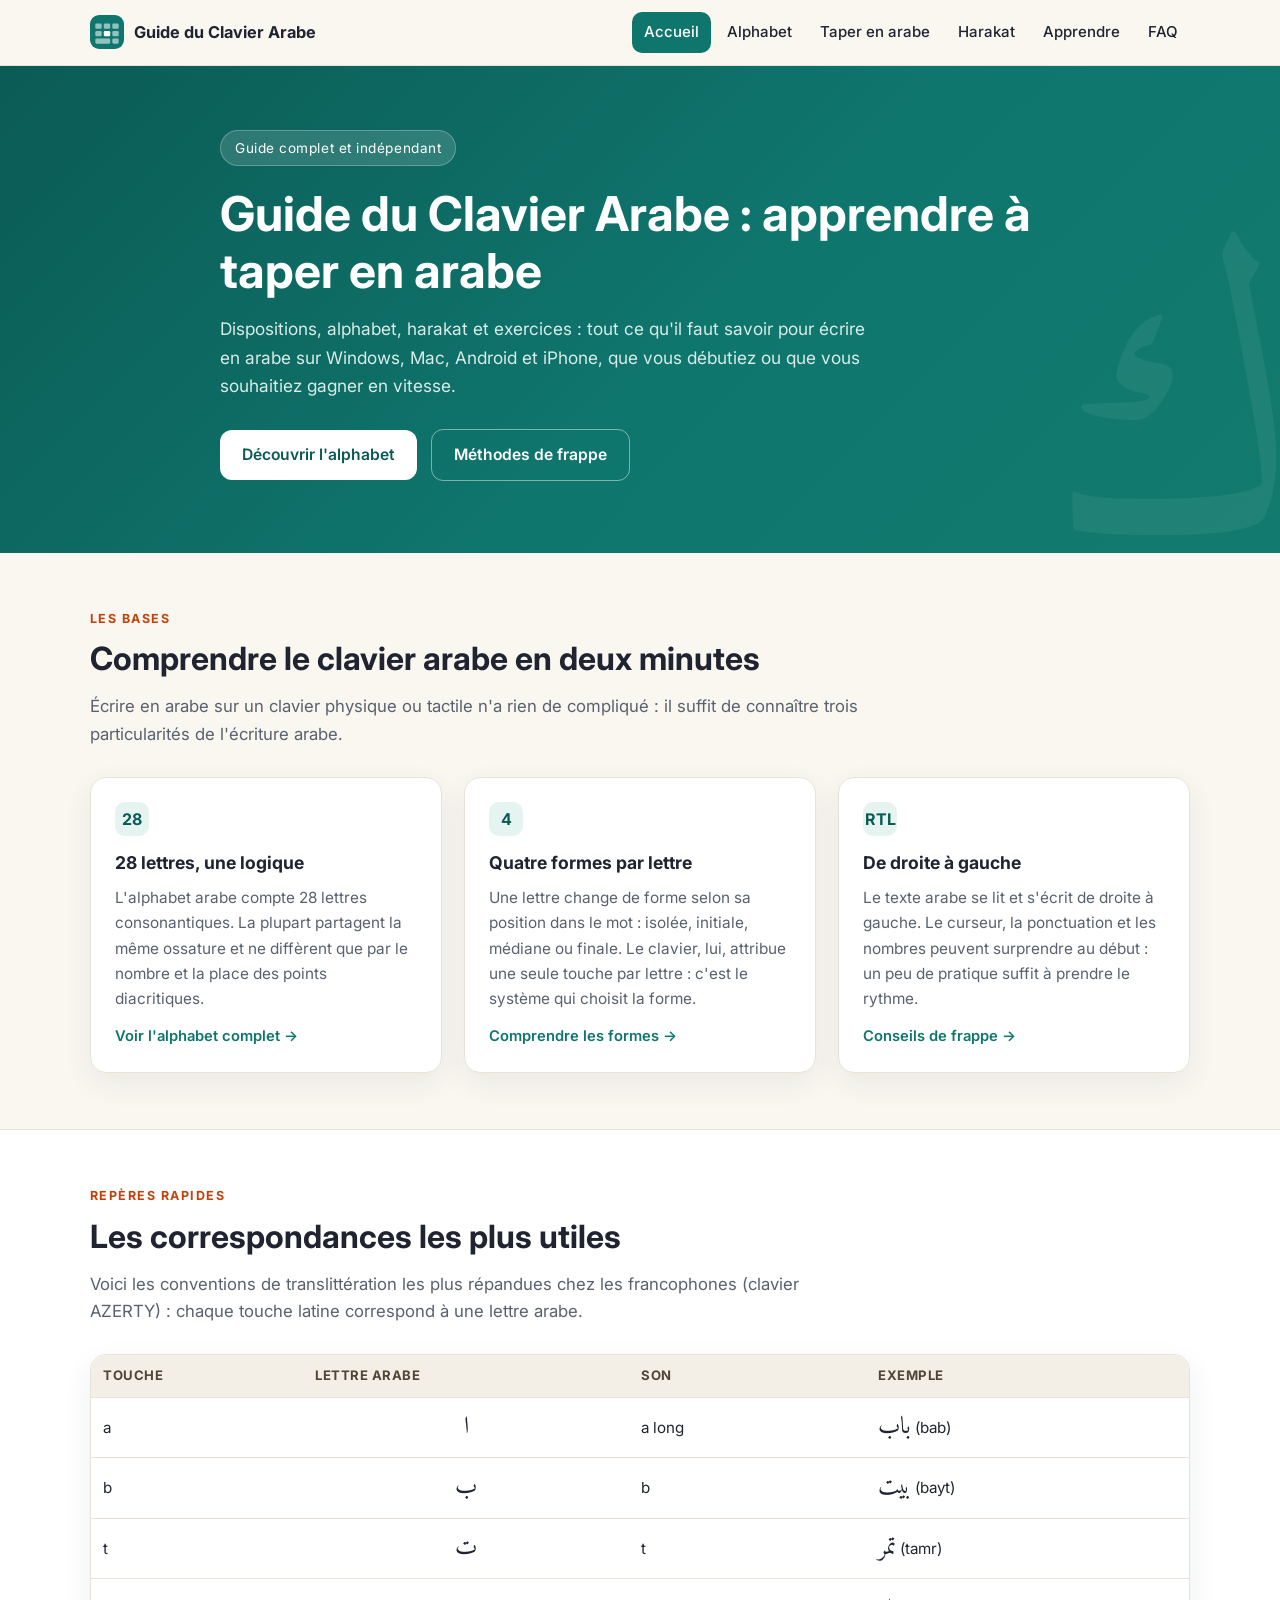
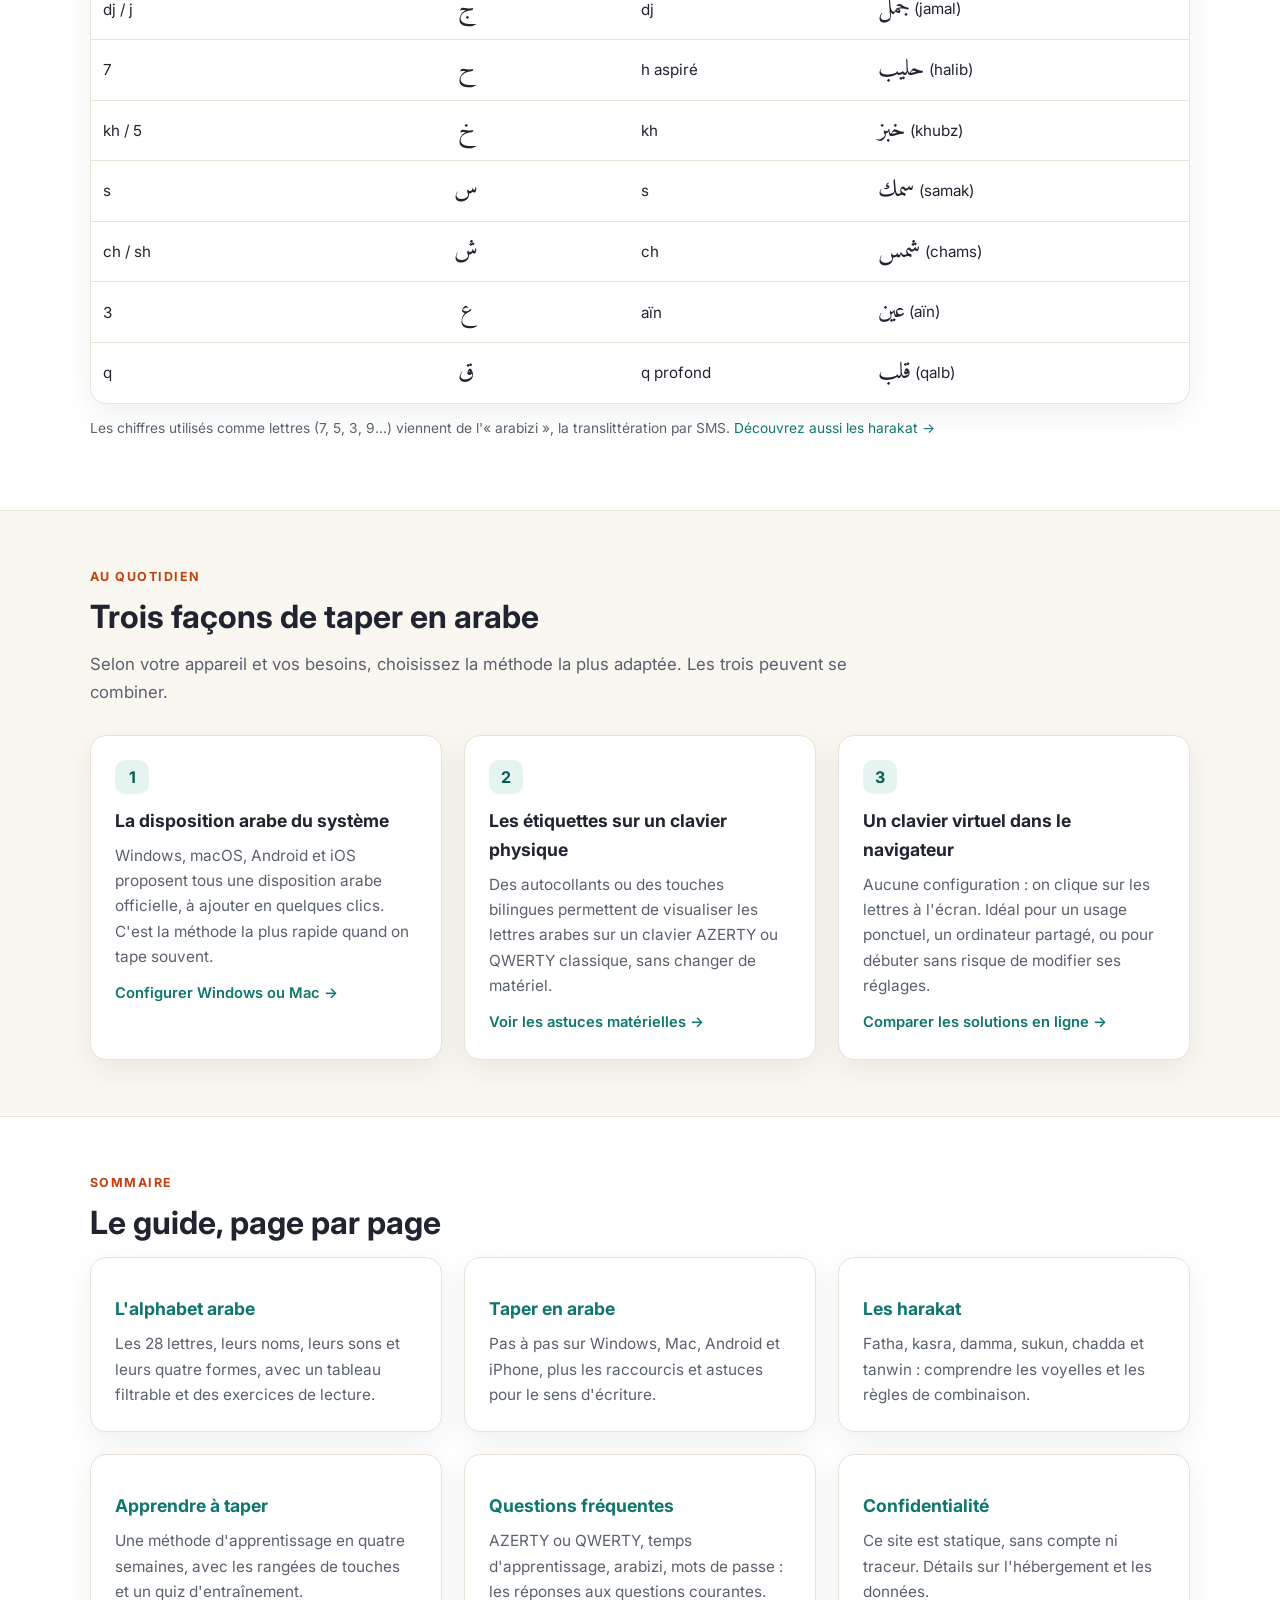
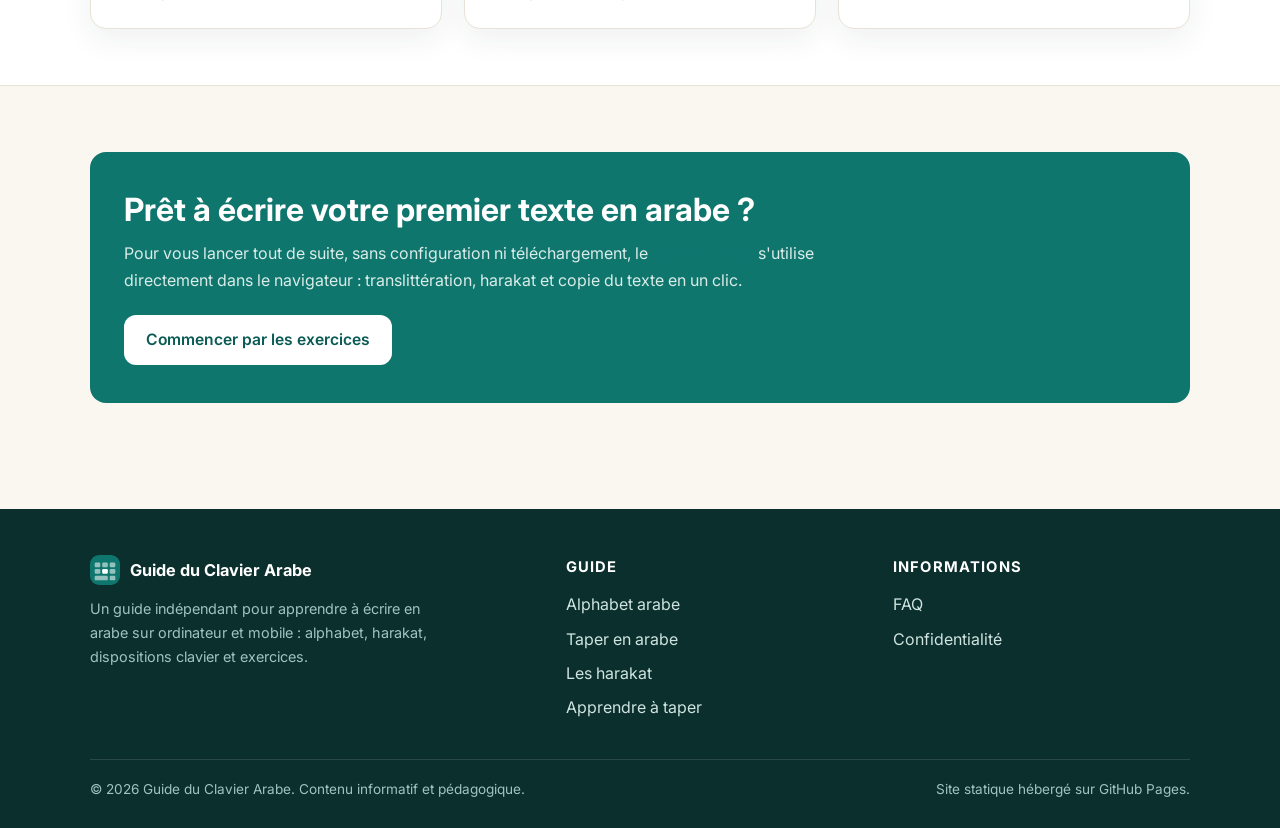
<file: index.html>
<!DOCTYPE html>
<html lang="fr">
<head>
    <meta charset="UTF-8">
    <meta name="viewport" content="width=device-width, initial-scale=1">
    <title>Guide du Clavier Arabe : apprendre à taper en arabe</title>
    <meta name="description" content="Guide complet du clavier arabe : alphabet et formes des lettres, harakat, dispositions AZERTY et QWERTY, méthodes de frappe sur Windows, Mac, Android et iPhone, exercices pratiques.">
    <link rel="canonical" href="https://victoria337.github.io/guide-clavier-arabe/">
    <meta property="og:type" content="website">
    <meta property="og:site_name" content="Guide du Clavier Arabe">
    <meta property="og:title" content="Guide du Clavier Arabe : apprendre à taper en arabe">
    <meta property="og:description" content="Alphabet, harakat, dispositions clavier et méthodes de frappe : tout le guide pour écrire en arabe sur ordinateur et mobile.">
    <meta property="og:url" content="https://victoria337.github.io/guide-clavier-arabe/">
    <meta property="og:image" content="https://victoria337.github.io/guide-clavier-arabe/assets/og-image.jpg">
    <meta property="og:locale" content="fr_FR">
    <meta name="twitter:card" content="summary_large_image">
    <link rel="icon" href="favicon.svg" type="image/svg+xml">
    <link rel="preconnect" href="https://fonts.googleapis.com">
    <link rel="preconnect" href="https://fonts.gstatic.com" crossorigin>
    <link href="https://fonts.googleapis.com/css2?family=Inter:wght@400;500;600;700&family=Amiri:wght@400;700&display=swap" rel="stylesheet">
    <link rel="stylesheet" href="assets/style.css">
    <script type="application/ld+json">
    {
      "@context": "https://schema.org",
      "@type": "WebSite",
      "name": "Guide du Clavier Arabe",
      "url": "https://victoria337.github.io/guide-clavier-arabe/",
      "description": "Guide complet pour apprendre à taper en arabe : alphabet, harakat, dispositions clavier et exercices.",
      "inLanguage": "fr"
    }
    </script>
</head>
<body>
<a class="skip" href="#main">Aller au contenu</a>
<header class="site-header">
    <div class="container header-inner">
        <a class="brand" href="index.html">
            <img src="favicon.svg" alt="" width="34" height="34">
            Guide du Clavier Arabe
        </a>
        <button class="nav-toggle" type="button" aria-expanded="false" aria-controls="main-nav">Menu</button>
        <nav class="main-nav" id="main-nav" aria-label="Navigation principale">
            <ul>
                <li><a href="index.html" aria-current="page">Accueil</a></li>
                <li><a href="alphabet-arabe.html">Alphabet</a></li>
                <li><a href="taper-en-arabe.html">Taper en arabe</a></li>
                <li><a href="harakat-diacritiques.html">Harakat</a></li>
                <li><a href="apprendre-a-taper.html">Apprendre</a></li>
                <li><a href="faq.html">FAQ</a></li>
            </ul>
        </nav>
    </div>
</header>

<main id="main">
    <section class="hero">
        <span class="ar-bg" aria-hidden="true">ك</span>
        <div class="container">
            <span class="hero-badge">Guide complet et indépendant</span>
            <h1>Guide du Clavier Arabe&nbsp;: apprendre à taper en arabe</h1>
            <p>Dispositions, alphabet, harakat et exercices&nbsp;: tout ce qu'il faut savoir pour écrire en arabe sur Windows, Mac, Android et iPhone, que vous débutiez ou que vous souhaitiez gagner en vitesse.</p>
            <a class="btn btn-primary" href="alphabet-arabe.html">Découvrir l'alphabet</a>
            <a class="btn btn-ghost" href="taper-en-arabe.html">Méthodes de frappe</a>
        </div>
    </section>

    <section class="section">
        <div class="container">
            <p class="eyebrow">Les bases</p>
            <h2>Comprendre le clavier arabe en deux minutes</h2>
            <p class="lead">Écrire en arabe sur un clavier physique ou tactile n'a rien de compliqué&nbsp;: il suffit de connaître trois particularités de l'écriture arabe.</p>
            <div class="grid-3">
                <article class="card">
                    <span class="num" aria-hidden="true">28</span>
                    <h3>28 lettres, une logique</h3>
                    <p>L'alphabet arabe compte 28 lettres consonantiques. La plupart partagent la même ossature et ne diffèrent que par le nombre et la place des points diacritiques.</p>
                    <a class="card-link" href="alphabet-arabe.html">Voir l'alphabet complet →</a>
                </article>
                <article class="card">
                    <span class="num" aria-hidden="true">4</span>
                    <h3>Quatre formes par lettre</h3>
                    <p>Une lettre change de forme selon sa position dans le mot&nbsp;: isolée, initiale, médiane ou finale. Le clavier, lui, attribue une seule touche par lettre&nbsp;: c'est le système qui choisit la forme.</p>
                    <a class="card-link" href="alphabet-arabe.html#formes">Comprendre les formes →</a>
                </article>
                <article class="card">
                    <span class="num" aria-hidden="true">RTL</span>
                    <h3>De droite à gauche</h3>
                    <p>Le texte arabe se lit et s'écrit de droite à gauche. Le curseur, la ponctuation et les nombres peuvent surprendre au début&nbsp;: un peu de pratique suffit à prendre le rythme.</p>
                    <a class="card-link" href="taper-en-arabe.html">Conseils de frappe →</a>
                </article>
            </div>
        </div>
    </section>

    <section class="section alt">
        <div class="container">
            <p class="eyebrow">Repères rapides</p>
            <h2>Les correspondances les plus utiles</h2>
            <p class="lead">Voici les conventions de translittération les plus répandues chez les francophones (clavier AZERTY)&nbsp;: chaque touche latine correspond à une lettre arabe.</p>
            <div class="table-wrap">
                <table>
                    <thead>
                        <tr><th>Touche</th><th>Lettre arabe</th><th>Son</th><th>Exemple</th></tr>
                    </thead>
                    <tbody>
                        <tr><td>a</td><td class="center"><span class="ar">ا</span></td><td>a long</td><td><span class="ar">باب</span> (bab)</td></tr>
                        <tr><td>b</td><td class="center"><span class="ar">ب</span></td><td>b</td><td><span class="ar">بيت</span> (bayt)</td></tr>
                        <tr><td>t</td><td class="center"><span class="ar">ت</span></td><td>t</td><td><span class="ar">تمر</span> (tamr)</td></tr>
                        <tr><td>dj / j</td><td class="center"><span class="ar">ج</span></td><td>dj</td><td><span class="ar">جمل</span> (jamal)</td></tr>
                        <tr><td>7</td><td class="center"><span class="ar">ح</span></td><td>h aspiré</td><td><span class="ar">حليب</span> (halib)</td></tr>
                        <tr><td>kh / 5</td><td class="center"><span class="ar">خ</span></td><td>kh</td><td><span class="ar">خبز</span> (khubz)</td></tr>
                        <tr><td>s</td><td class="center"><span class="ar">س</span></td><td>s</td><td><span class="ar">سمك</span> (samak)</td></tr>
                        <tr><td>ch / sh</td><td class="center"><span class="ar">ش</span></td><td>ch</td><td><span class="ar">شمس</span> (chams)</td></tr>
                        <tr><td>3</td><td class="center"><span class="ar">ع</span></td><td>aïn</td><td><span class="ar">عين</span> (aïn)</td></tr>
                        <tr><td>q</td><td class="center"><span class="ar">ق</span></td><td>q profond</td><td><span class="ar">قلب</span> (qalb)</td></tr>
                    </tbody>
                </table>
            </div>
            <p class="small">Les chiffres utilisés comme lettres (7, 5, 3, 9…) viennent de l'«&nbsp;arabizi&nbsp;», la translittération par SMS. <a href="harakat-diacritiques.html">Découvrez aussi les harakat →</a></p>
        </div>
    </section>

    <section class="section">
        <div class="container">
            <p class="eyebrow">Au quotidien</p>
            <h2>Trois façons de taper en arabe</h2>
            <p class="lead">Selon votre appareil et vos besoins, choisissez la méthode la plus adaptée. Les trois peuvent se combiner.</p>
            <div class="grid-3">
                <article class="card">
                    <span class="num" aria-hidden="true">1</span>
                    <h3>La disposition arabe du système</h3>
                    <p>Windows, macOS, Android et iOS proposent tous une disposition arabe officielle, à ajouter en quelques clics. C'est la méthode la plus rapide quand on tape souvent.</p>
                    <a class="card-link" href="taper-en-arabe.html#windows">Configurer Windows ou Mac →</a>
                </article>
                <article class="card">
                    <span class="num" aria-hidden="true">2</span>
                    <h3>Les étiquettes sur un clavier physique</h3>
                    <p>Des autocollants ou des touches bilingues permettent de visualiser les lettres arabes sur un clavier AZERTY ou QWERTY classique, sans changer de matériel.</p>
                    <a class="card-link" href="taper-en-arabe.html#materiel">Voir les astuces matérielles →</a>
                </article>
                <article class="card">
                    <span class="num" aria-hidden="true">3</span>
                    <h3>Un clavier virtuel dans le navigateur</h3>
                    <p>Aucune configuration&nbsp;: on clique sur les lettres à l'écran. Idéal pour un usage ponctuel, un ordinateur partagé, ou pour débuter sans risque de modifier ses réglages.</p>
                    <a class="card-link" href="taper-en-arabe.html#virtuel">Comparer les solutions en ligne →</a>
                </article>
            </div>
        </div>
    </section>

    <section class="section alt">
        <div class="container">
            <p class="eyebrow">Sommaire</p>
            <h2>Le guide, page par page</h2>
            <div class="grid-3">
                <article class="card">
                    <h3><a href="alphabet-arabe.html">L'alphabet arabe</a></h3>
                    <p>Les 28 lettres, leurs noms, leurs sons et leurs quatre formes, avec un tableau filtrable et des exercices de lecture.</p>
                </article>
                <article class="card">
                    <h3><a href="taper-en-arabe.html">Taper en arabe</a></h3>
                    <p>Pas à pas sur Windows, Mac, Android et iPhone, plus les raccourcis et astuces pour le sens d'écriture.</p>
                </article>
                <article class="card">
                    <h3><a href="harakat-diacritiques.html">Les harakat</a></h3>
                    <p>Fatha, kasra, damma, sukun, chadda et tanwin&nbsp;: comprendre les voyelles et les règles de combinaison.</p>
                </article>
                <article class="card">
                    <h3><a href="apprendre-a-taper.html">Apprendre à taper</a></h3>
                    <p>Une méthode d'apprentissage en quatre semaines, avec les rangées de touches et un quiz d'entraînement.</p>
                </article>
                <article class="card">
                    <h3><a href="faq.html">Questions fréquentes</a></h3>
                    <p>AZERTY ou QWERTY, temps d'apprentissage, arabizi, mots de passe&nbsp;: les réponses aux questions courantes.</p>
                </article>
                <article class="card">
                    <h3><a href="confidentialite.html">Confidentialité</a></h3>
                    <p>Ce site est statique, sans compte ni traceur. Détails sur l'hébergement et les données.</p>
                </article>
            </div>
        </div>
    </section>

    <section class="section">
        <div class="container">
            <div class="cta-band">
                <h2>Prêt à écrire votre premier texte en arabe&nbsp;?</h2>
                <p>Pour vous lancer tout de suite, sans configuration ni téléchargement, le <a href="https://www.clavier-arabe.org/" title="Clavier Arabe Intelligent en ligne">Clavier Arabe</a> s'utilise directement dans le navigateur&nbsp;: translittération, harakat et copie du texte en un clic.</p>
                <a class="btn btn-primary" href="apprendre-a-taper.html">Commencer par les exercices</a>
            </div>
        </div>
    </section>
</main>

<footer class="site-footer">
    <div class="container">
        <div class="footer-grid">
            <div>
                <a class="brand" href="index.html">
                    <img src="favicon.svg" alt="" width="30" height="30">
                    Guide du Clavier Arabe
                </a>
                <p>Un guide indépendant pour apprendre à écrire en arabe sur ordinateur et mobile&nbsp;: alphabet, harakat, dispositions clavier et exercices.</p>
            </div>
            <div>
                <h4>Guide</h4>
                <ul>
                    <li><a href="alphabet-arabe.html">Alphabet arabe</a></li>
                    <li><a href="taper-en-arabe.html">Taper en arabe</a></li>
                    <li><a href="harakat-diacritiques.html">Les harakat</a></li>
                    <li><a href="apprendre-a-taper.html">Apprendre à taper</a></li>
                </ul>
            </div>
            <div>
                <h4>Informations</h4>
                <ul>
                    <li><a href="faq.html">FAQ</a></li>
                    <li><a href="confidentialite.html">Confidentialité</a></li>
                </ul>
            </div>
        </div>
        <div class="footer-bottom">
            <span>© 2026 Guide du Clavier Arabe. Contenu informatif et pédagogique.</span>
            <span>Site statique hébergé sur GitHub Pages.</span>
        </div>
    </div>
</footer>
<script src="assets/app.js" defer></script>
</body>
</html>
</file>
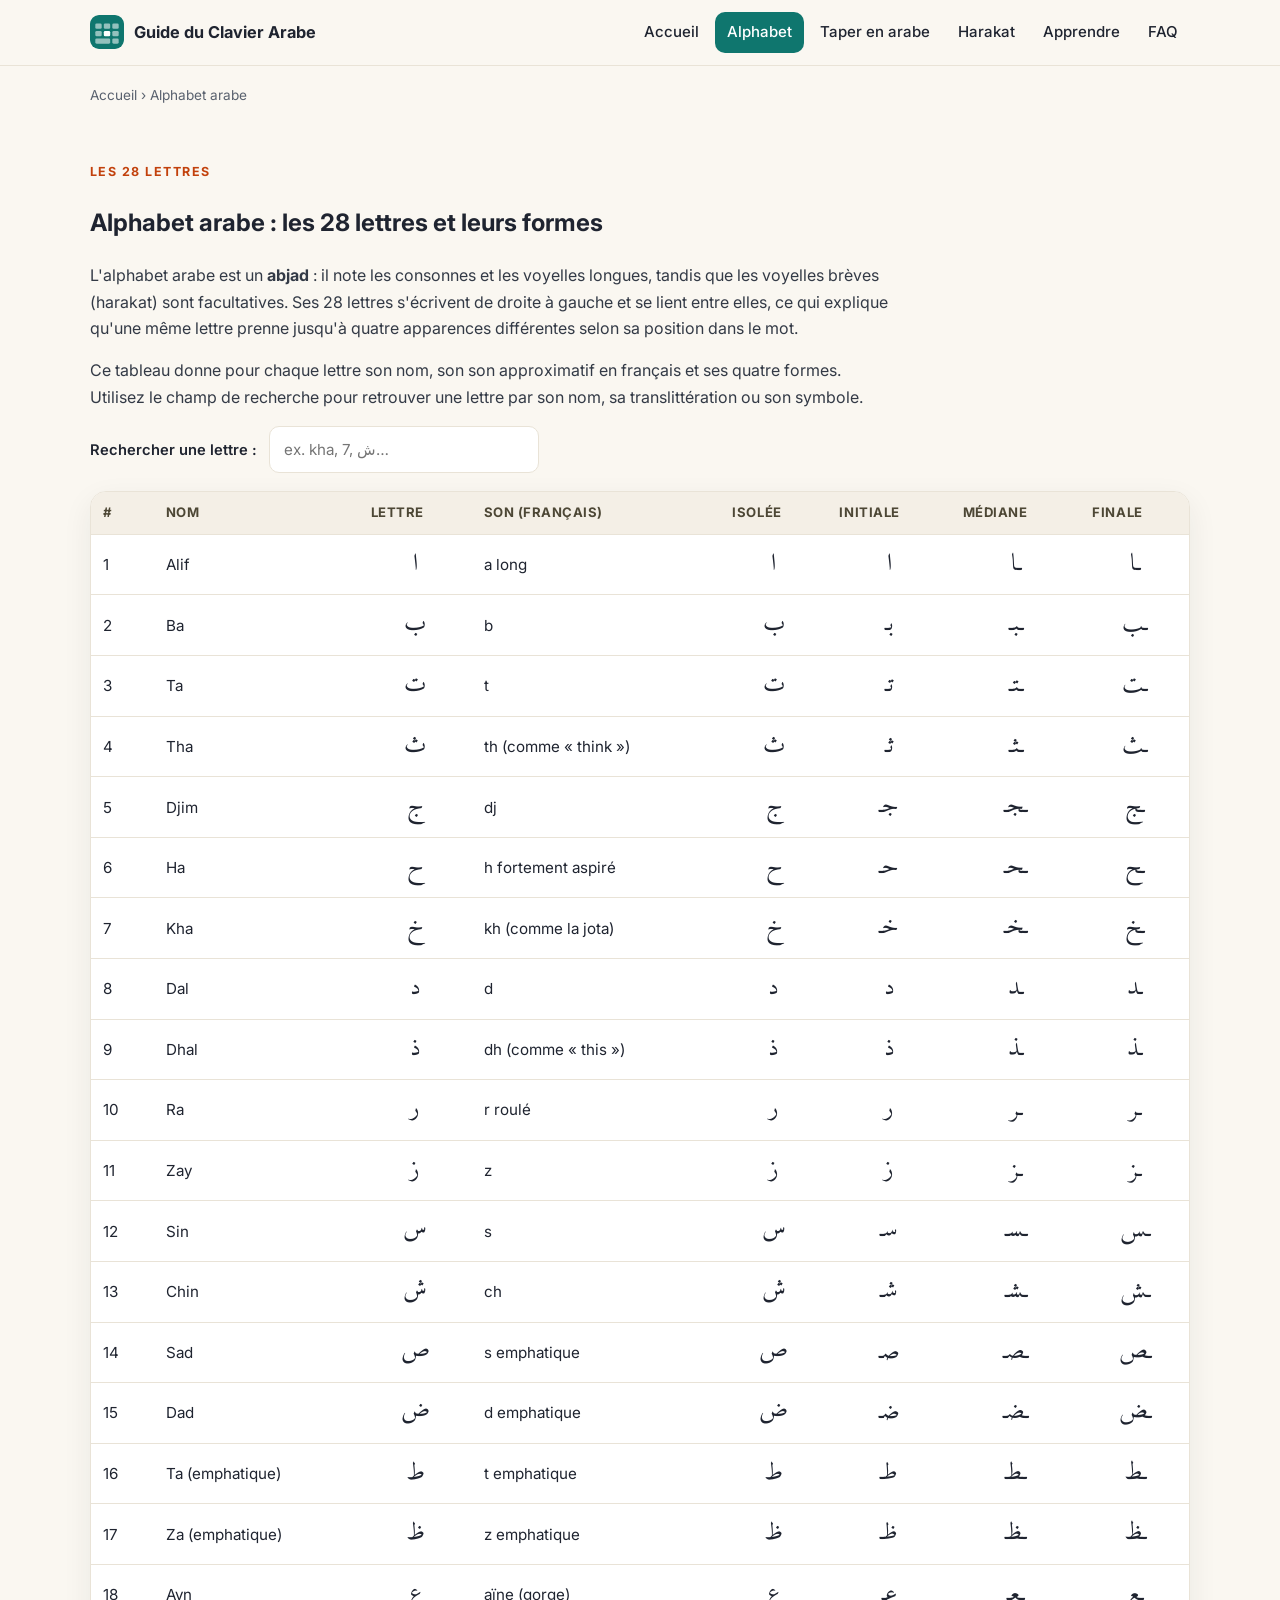
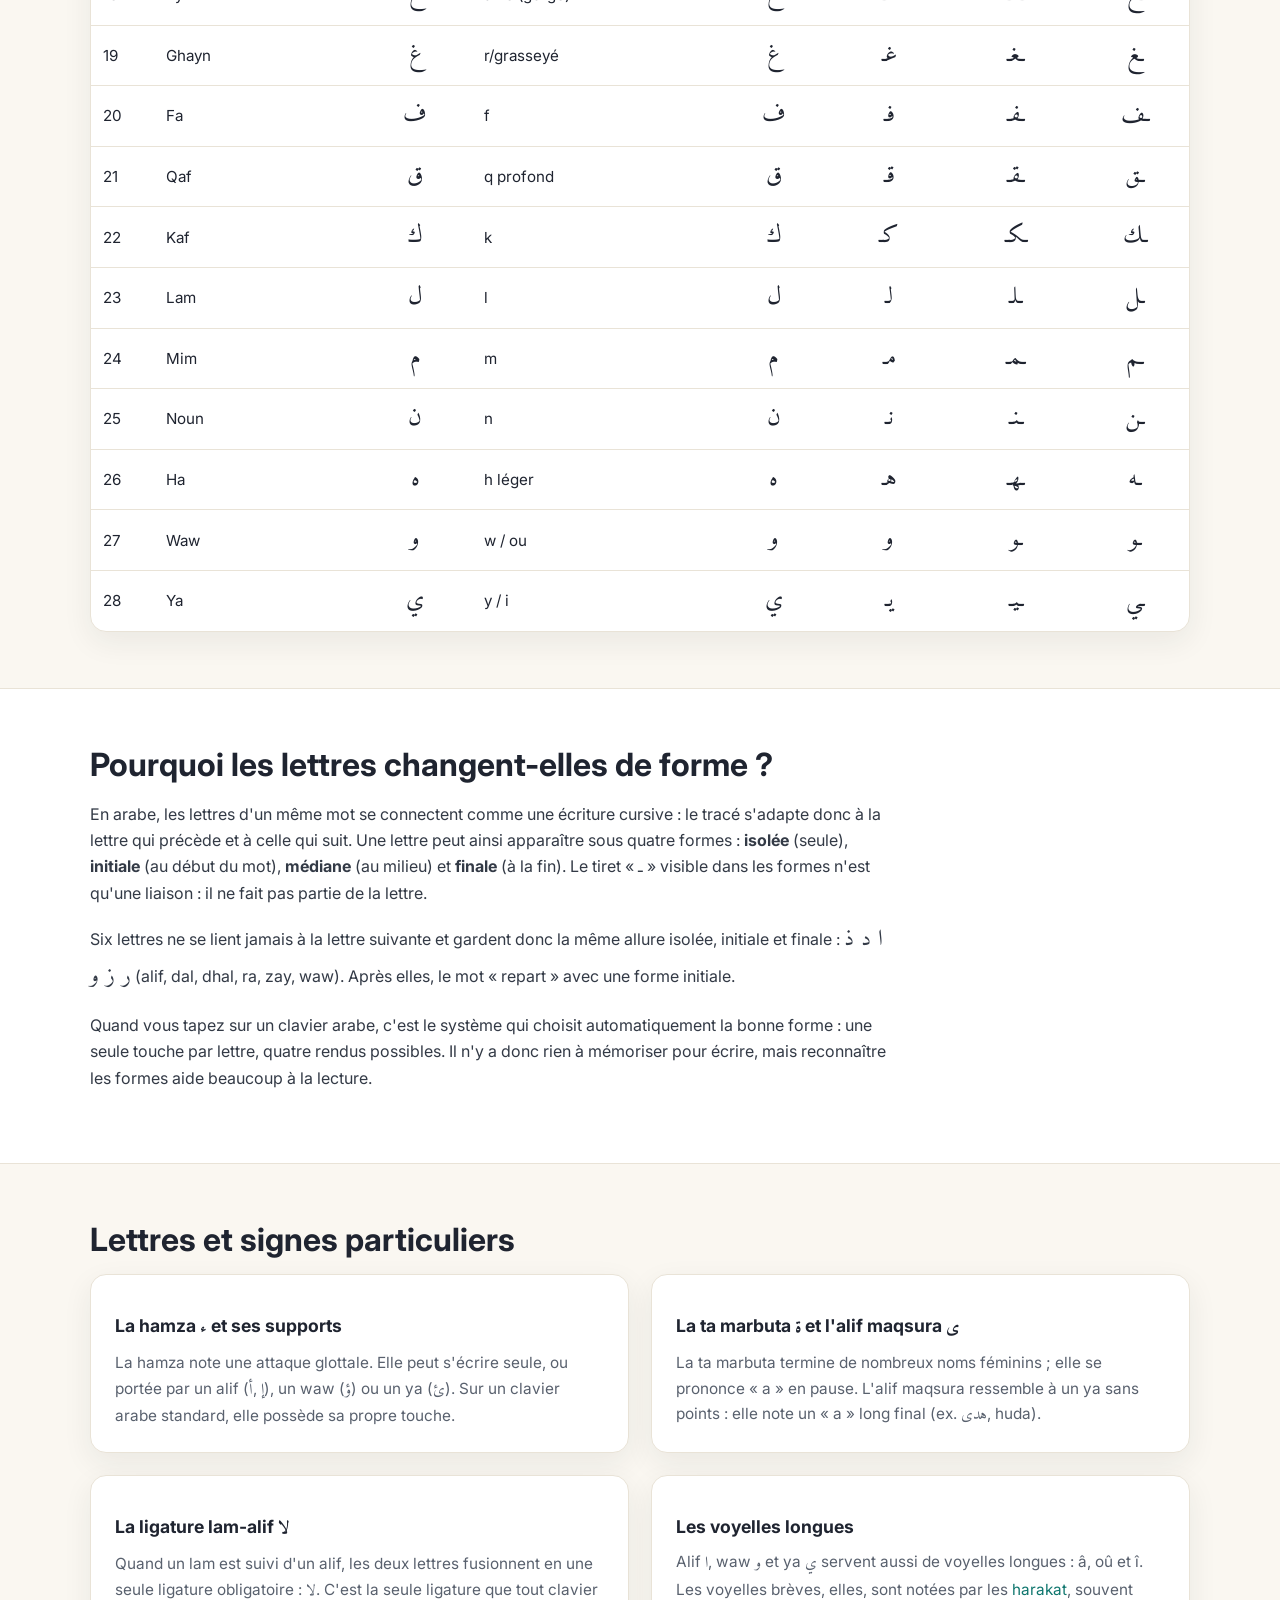
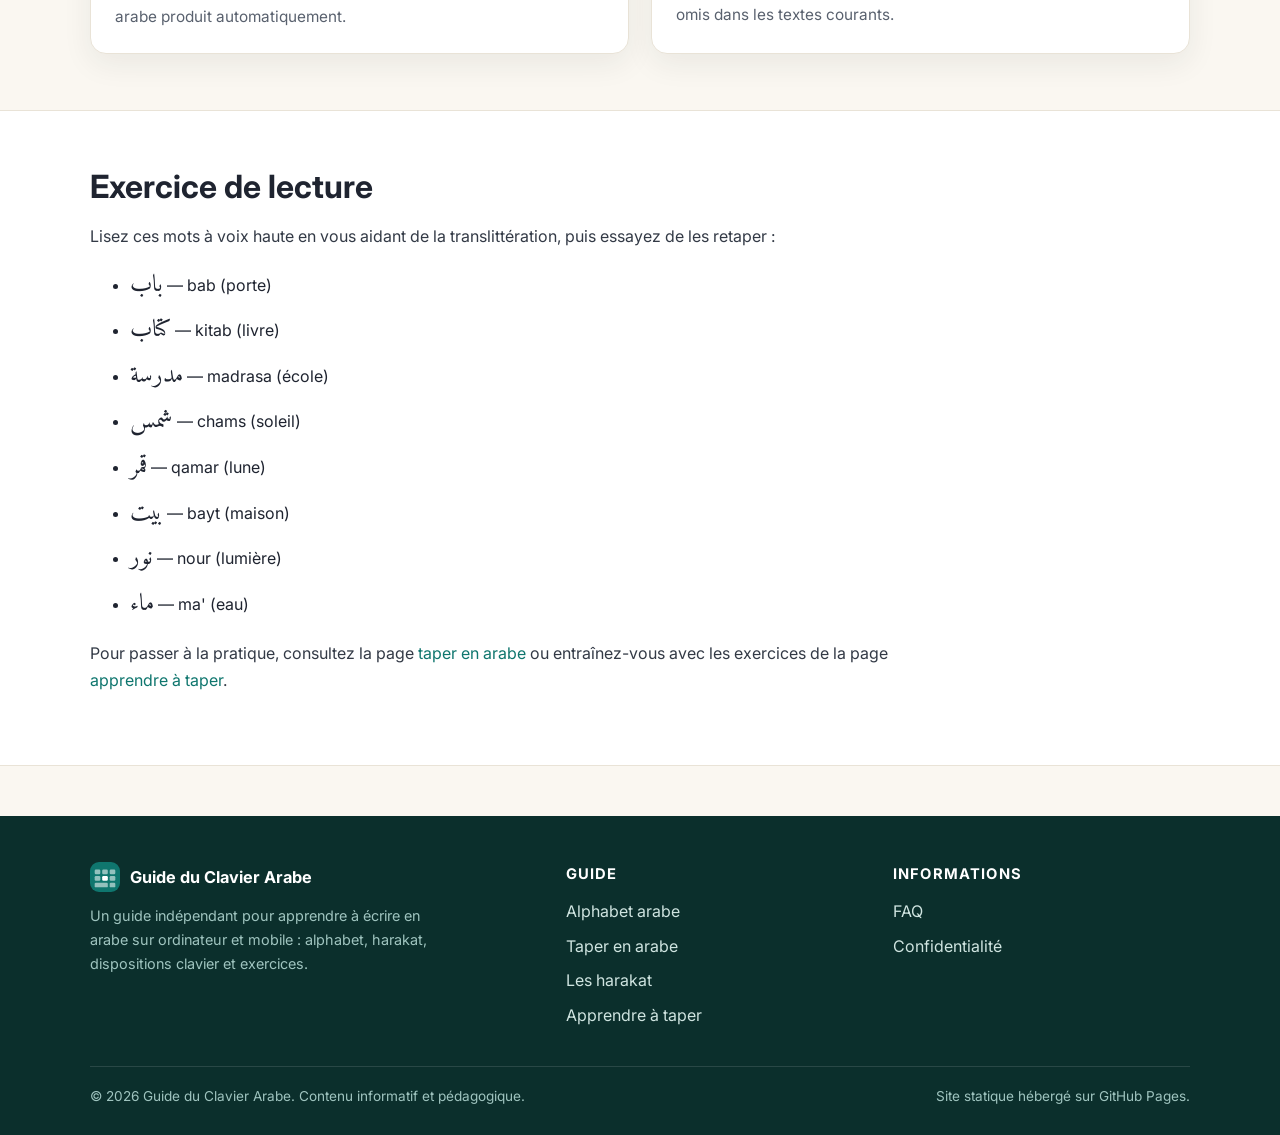
<file: alphabet-arabe.html>
<!DOCTYPE html>
<html lang="fr">
<head>
    <meta charset="UTF-8">
    <meta name="viewport" content="width=device-width, initial-scale=1">
    <title>Alphabet arabe : les 28 lettres et leurs 4 formes</title>
    <meta name="description" content="Tableau complet de l'alphabet arabe : 28 lettres, noms, sons, formes isolée, initiale, médiane et finale, lettres qui ne se lient pas, hamza, ta marbuta et exercices de lecture.">
    <link rel="canonical" href="https://victoria337.github.io/guide-clavier-arabe/alphabet-arabe.html">
    <meta property="og:type" content="article">
    <meta property="og:site_name" content="Guide du Clavier Arabe">
    <meta property="og:title" content="Alphabet arabe : les 28 lettres et leurs 4 formes">
    <meta property="og:description" content="Les 28 lettres arabes, leurs noms, leurs sons et leurs quatre formes, dans un tableau filtrable.">
    <meta property="og:url" content="https://victoria337.github.io/guide-clavier-arabe/alphabet-arabe.html">
    <meta property="og:image" content="https://victoria337.github.io/guide-clavier-arabe/assets/og-image.jpg">
    <meta property="og:locale" content="fr_FR">
    <meta name="twitter:card" content="summary_large_image">
    <link rel="icon" href="favicon.svg" type="image/svg+xml">
    <link rel="preconnect" href="https://fonts.googleapis.com">
    <link rel="preconnect" href="https://fonts.gstatic.com" crossorigin>
    <link href="https://fonts.googleapis.com/css2?family=Inter:wght@400;500;600;700&family=Amiri:wght@400;700&display=swap" rel="stylesheet">
    <link rel="stylesheet" href="assets/style.css">
</head>
<body>
<a class="skip" href="#main">Aller au contenu</a>
<header class="site-header">
    <div class="container header-inner">
        <a class="brand" href="index.html">
            <img src="favicon.svg" alt="" width="34" height="34">
            Guide du Clavier Arabe
        </a>
        <button class="nav-toggle" type="button" aria-expanded="false" aria-controls="main-nav">Menu</button>
        <nav class="main-nav" id="main-nav" aria-label="Navigation principale">
            <ul>
                <li><a href="index.html">Accueil</a></li>
                <li><a href="alphabet-arabe.html" aria-current="page">Alphabet</a></li>
                <li><a href="taper-en-arabe.html">Taper en arabe</a></li>
                <li><a href="harakat-diacritiques.html">Harakat</a></li>
                <li><a href="apprendre-a-taper.html">Apprendre</a></li>
                <li><a href="faq.html">FAQ</a></li>
            </ul>
        </nav>
    </div>
</header>

<main id="main">
    <div class="container">
        <nav class="crumbs" aria-label="Fil d'Ariane">
            <a href="index.html">Accueil</a> › Alphabet arabe
        </nav>
    </div>

    <section class="section">
        <div class="container">
            <p class="eyebrow">Les 28 lettres</p>
            <h1>Alphabet arabe&nbsp;: les 28 lettres et leurs formes</h1>
            <div class="prose">
                <p>L'alphabet arabe est un <strong>abjad</strong>&nbsp;: il note les consonnes et les voyelles longues, tandis que les voyelles brèves (harakat) sont facultatives. Ses 28 lettres s'écrivent de droite à gauche et se lient entre elles, ce qui explique qu'une même lettre prenne jusqu'à quatre apparences différentes selon sa position dans le mot.</p>
                <p>Ce tableau donne pour chaque lettre son nom, son son approximatif en français et ses quatre formes. Utilisez le champ de recherche pour retrouver une lettre par son nom, sa translittération ou son symbole.</p>
            </div>
            <div class="letter-search">
                <label for="letter-filter">Rechercher une lettre&nbsp;:</label>
                <input id="letter-filter" type="search" placeholder="ex. kha, 7, ش…" autocomplete="off">
            </div>
            <div class="table-wrap">
                <table id="alphabet-table">
                    <thead>
                        <tr>
                            <th>#</th>
                            <th>Nom</th>
                            <th>Lettre</th>
                            <th>Son (français)</th>
                            <th>Isolée</th>
                            <th>Initiale</th>
                            <th>Médiane</th>
                            <th>Finale</th>
                        </tr>
                    </thead>
                    <tbody>
                        <tr data-search="alif ا a">
                            <td>1</td><td>Alif</td><td class="center"><span class="ar">ا</span></td><td>a long</td>
                            <td class="center"><span class="ar">ا</span></td><td class="center"><span class="ar">ا</span></td><td class="center"><span class="ar">ـا</span></td><td class="center"><span class="ar">ـا</span></td>
                        </tr>
                        <tr data-search="ba ب b">
                            <td>2</td><td>Ba</td><td class="center"><span class="ar">ب</span></td><td>b</td>
                            <td class="center"><span class="ar">ب</span></td><td class="center"><span class="ar">بـ</span></td><td class="center"><span class="ar">ـبـ</span></td><td class="center"><span class="ar">ـب</span></td>
                        </tr>
                        <tr data-search="ta ت t">
                            <td>3</td><td>Ta</td><td class="center"><span class="ar">ت</span></td><td>t</td>
                            <td class="center"><span class="ar">ت</span></td><td class="center"><span class="ar">تـ</span></td><td class="center"><span class="ar">ـتـ</span></td><td class="center"><span class="ar">ـت</span></td>
                        </tr>
                        <tr data-search="tha ث th">
                            <td>4</td><td>Tha</td><td class="center"><span class="ar">ث</span></td><td>th (comme « think »)</td>
                            <td class="center"><span class="ar">ث</span></td><td class="center"><span class="ar">ثـ</span></td><td class="center"><span class="ar">ـثـ</span></td><td class="center"><span class="ar">ـث</span></td>
                        </tr>
                        <tr data-search="djim ج j dj">
                            <td>5</td><td>Djim</td><td class="center"><span class="ar">ج</span></td><td>dj</td>
                            <td class="center"><span class="ar">ج</span></td><td class="center"><span class="ar">جـ</span></td><td class="center"><span class="ar">ـجـ</span></td><td class="center"><span class="ar">ـج</span></td>
                        </tr>
                        <tr data-search="ha ح 7 h">
                            <td>6</td><td>Ha</td><td class="center"><span class="ar">ح</span></td><td>h fortement aspiré</td>
                            <td class="center"><span class="ar">ح</span></td><td class="center"><span class="ar">حـ</span></td><td class="center"><span class="ar">ـحـ</span></td><td class="center"><span class="ar">ـح</span></td>
                        </tr>
                        <tr data-search="kha خ kh 5">
                            <td>7</td><td>Kha</td><td class="center"><span class="ar">خ</span></td><td>kh (comme la jota)</td>
                            <td class="center"><span class="ar">خ</span></td><td class="center"><span class="ar">خـ</span></td><td class="center"><span class="ar">ـخـ</span></td><td class="center"><span class="ar">ـخ</span></td>
                        </tr>
                        <tr data-search="dal د d">
                            <td>8</td><td>Dal</td><td class="center"><span class="ar">د</span></td><td>d</td>
                            <td class="center"><span class="ar">د</span></td><td class="center"><span class="ar">د</span></td><td class="center"><span class="ar">ـد</span></td><td class="center"><span class="ar">ـد</span></td>
                        </tr>
                        <tr data-search="dhal ذ dh">
                            <td>9</td><td>Dhal</td><td class="center"><span class="ar">ذ</span></td><td>dh (comme « this »)</td>
                            <td class="center"><span class="ar">ذ</span></td><td class="center"><span class="ar">ذ</span></td><td class="center"><span class="ar">ـذ</span></td><td class="center"><span class="ar">ـذ</span></td>
                        </tr>
                        <tr data-search="ra ر r">
                            <td>10</td><td>Ra</td><td class="center"><span class="ar">ر</span></td><td>r roulé</td>
                            <td class="center"><span class="ar">ر</span></td><td class="center"><span class="ar">ر</span></td><td class="center"><span class="ar">ـر</span></td><td class="center"><span class="ar">ـر</span></td>
                        </tr>
                        <tr data-search="zay ز z">
                            <td>11</td><td>Zay</td><td class="center"><span class="ar">ز</span></td><td>z</td>
                            <td class="center"><span class="ar">ز</span></td><td class="center"><span class="ar">ز</span></td><td class="center"><span class="ar">ـز</span></td><td class="center"><span class="ar">ـز</span></td>
                        </tr>
                        <tr data-search="sin س s">
                            <td>12</td><td>Sin</td><td class="center"><span class="ar">س</span></td><td>s</td>
                            <td class="center"><span class="ar">س</span></td><td class="center"><span class="ar">سـ</span></td><td class="center"><span class="ar">ـسـ</span></td><td class="center"><span class="ar">ـس</span></td>
                        </tr>
                        <tr data-search="chin ش ch sh">
                            <td>13</td><td>Chin</td><td class="center"><span class="ar">ش</span></td><td>ch</td>
                            <td class="center"><span class="ar">ش</span></td><td class="center"><span class="ar">شـ</span></td><td class="center"><span class="ar">ـشـ</span></td><td class="center"><span class="ar">ـش</span></td>
                        </tr>
                        <tr data-search="sad ص s 9">
                            <td>14</td><td>Sad</td><td class="center"><span class="ar">ص</span></td><td>s emphatique</td>
                            <td class="center"><span class="ar">ص</span></td><td class="center"><span class="ar">صـ</span></td><td class="center"><span class="ar">ـصـ</span></td><td class="center"><span class="ar">ـص</span></td>
                        </tr>
                        <tr data-search="dad ض d">
                            <td>15</td><td>Dad</td><td class="center"><span class="ar">ض</span></td><td>d emphatique</td>
                            <td class="center"><span class="ar">ض</span></td><td class="center"><span class="ar">ضـ</span></td><td class="center"><span class="ar">ـضـ</span></td><td class="center"><span class="ar">ـض</span></td>
                        </tr>
                        <tr data-search="ta ط t 6">
                            <td>16</td><td>Ta (emphatique)</td><td class="center"><span class="ar">ط</span></td><td>t emphatique</td>
                            <td class="center"><span class="ar">ط</span></td><td class="center"><span class="ar">طـ</span></td><td class="center"><span class="ar">ـطـ</span></td><td class="center"><span class="ar">ـط</span></td>
                        </tr>
                        <tr data-search="za ظ z">
                            <td>17</td><td>Za (emphatique)</td><td class="center"><span class="ar">ظ</span></td><td>z emphatique</td>
                            <td class="center"><span class="ar">ظ</span></td><td class="center"><span class="ar">ظـ</span></td><td class="center"><span class="ar">ـظـ</span></td><td class="center"><span class="ar">ـظ</span></td>
                        </tr>
                        <tr data-search="ayn ع 3">
                            <td>18</td><td>Ayn</td><td class="center"><span class="ar">ع</span></td><td>aïne (gorge)</td>
                            <td class="center"><span class="ar">ع</span></td><td class="center"><span class="ar">عـ</span></td><td class="center"><span class="ar">ـعـ</span></td><td class="center"><span class="ar">ـع</span></td>
                        </tr>
                        <tr data-search="ghayn غ gh">
                            <td>19</td><td>Ghayn</td><td class="center"><span class="ar">غ</span></td><td>r/grasseyé</td>
                            <td class="center"><span class="ar">غ</span></td><td class="center"><span class="ar">غـ</span></td><td class="center"><span class="ar">ـغـ</span></td><td class="center"><span class="ar">ـغ</span></td>
                        </tr>
                        <tr data-search="fa ف f">
                            <td>20</td><td>Fa</td><td class="center"><span class="ar">ف</span></td><td>f</td>
                            <td class="center"><span class="ar">ف</span></td><td class="center"><span class="ar">فـ</span></td><td class="center"><span class="ar">ـفـ</span></td><td class="center"><span class="ar">ـف</span></td>
                        </tr>
                        <tr data-search="qaf ق q">
                            <td>21</td><td>Qaf</td><td class="center"><span class="ar">ق</span></td><td>q profond</td>
                            <td class="center"><span class="ar">ق</span></td><td class="center"><span class="ar">قـ</span></td><td class="center"><span class="ar">ـقـ</span></td><td class="center"><span class="ar">ـق</span></td>
                        </tr>
                        <tr data-search="kaf ك k">
                            <td>22</td><td>Kaf</td><td class="center"><span class="ar">ك</span></td><td>k</td>
                            <td class="center"><span class="ar">ك</span></td><td class="center"><span class="ar">كـ</span></td><td class="center"><span class="ar">ـكـ</span></td><td class="center"><span class="ar">ـك</span></td>
                        </tr>
                        <tr data-search="lam ل l">
                            <td>23</td><td>Lam</td><td class="center"><span class="ar">ل</span></td><td>l</td>
                            <td class="center"><span class="ar">ل</span></td><td class="center"><span class="ar">لـ</span></td><td class="center"><span class="ar">ـلـ</span></td><td class="center"><span class="ar">ـل</span></td>
                        </tr>
                        <tr data-search="mim م m">
                            <td>24</td><td>Mim</td><td class="center"><span class="ar">م</span></td><td>m</td>
                            <td class="center"><span class="ar">م</span></td><td class="center"><span class="ar">مـ</span></td><td class="center"><span class="ar">ـمـ</span></td><td class="center"><span class="ar">ـم</span></td>
                        </tr>
                        <tr data-search="noun ن n">
                            <td>25</td><td>Noun</td><td class="center"><span class="ar">ن</span></td><td>n</td>
                            <td class="center"><span class="ar">ن</span></td><td class="center"><span class="ar">نـ</span></td><td class="center"><span class="ar">ـنـ</span></td><td class="center"><span class="ar">ـن</span></td>
                        </tr>
                        <tr data-search="ha ه h">
                            <td>26</td><td>Ha</td><td class="center"><span class="ar">ه</span></td><td>h léger</td>
                            <td class="center"><span class="ar">ه</span></td><td class="center"><span class="ar">هـ</span></td><td class="center"><span class="ar">ـهـ</span></td><td class="center"><span class="ar">ـه</span></td>
                        </tr>
                        <tr data-search="waw و w o">
                            <td>27</td><td>Waw</td><td class="center"><span class="ar">و</span></td><td>w / ou</td>
                            <td class="center"><span class="ar">و</span></td><td class="center"><span class="ar">و</span></td><td class="center"><span class="ar">ـو</span></td><td class="center"><span class="ar">ـو</span></td>
                        </tr>
                        <tr data-search="ya ي y i">
                            <td>28</td><td>Ya</td><td class="center"><span class="ar">ي</span></td><td>y / i</td>
                            <td class="center"><span class="ar">ي</span></td><td class="center"><span class="ar">يـ</span></td><td class="center"><span class="ar">ـيـ</span></td><td class="center"><span class="ar">ـي</span></td>
                        </tr>
                    </tbody>
                </table>
            </div>
        </div>
    </section>

    <section class="section alt" id="formes">
        <div class="container">
            <h2>Pourquoi les lettres changent-elles de forme&nbsp;?</h2>
            <div class="prose">
                <p>En arabe, les lettres d'un même mot se connectent comme une écriture cursive&nbsp;: le tracé s'adapte donc à la lettre qui précède et à celle qui suit. Une lettre peut ainsi apparaître sous quatre formes&nbsp;: <strong>isolée</strong> (seule), <strong>initiale</strong> (au début du mot), <strong>médiane</strong> (au milieu) et <strong>finale</strong> (à la fin). Le tiret «&nbsp;ـ&nbsp;» visible dans les formes n'est qu'une liaison&nbsp;: il ne fait pas partie de la lettre.</p>
                <p>Six lettres ne se lient jamais à la lettre suivante et gardent donc la même allure isolée, initiale et finale&nbsp;: <span class="ar" style="font-size:1.4rem">ا د ذ ر ز و</span> (alif, dal, dhal, ra, zay, waw). Après elles, le mot «&nbsp;repart&nbsp;» avec une forme initiale.</p>
                <p>Quand vous tapez sur un clavier arabe, c'est le système qui choisit automatiquement la bonne forme&nbsp;: une seule touche par lettre, quatre rendus possibles. Il n'y a donc rien à mémoriser pour écrire, mais reconnaître les formes aide beaucoup à la lecture.</p>
            </div>
        </div>
    </section>

    <section class="section">
        <div class="container">
            <h2>Lettres et signes particuliers</h2>
            <div class="grid-2">
                <article class="card">
                    <h3>La hamza <span class="ar">ء</span> et ses supports</h3>
                    <p>La hamza note une attaque glottale. Elle peut s'écrire seule, ou portée par un alif (<span class="ar">أ</span>, <span class="ar">إ</span>), un waw (<span class="ar">ؤ</span>) ou un ya (<span class="ar">ئ</span>). Sur un clavier arabe standard, elle possède sa propre touche.</p>
                </article>
                <article class="card">
                    <h3>La ta marbuta <span class="ar">ة</span> et l'alif maqsura <span class="ar">ى</span></h3>
                    <p>La ta marbuta termine de nombreux noms féminins&nbsp;; elle se prononce «&nbsp;a&nbsp;» en pause. L'alif maqsura ressemble à un ya sans points&nbsp;: elle note un «&nbsp;a&nbsp;» long final (ex. <span class="ar">هدى</span>, huda).</p>
                </article>
                <article class="card">
                    <h3>La ligature lam-alif <span class="ar">لا</span></h3>
                    <p>Quand un lam est suivi d'un alif, les deux lettres fusionnent en une seule ligature obligatoire&nbsp;: <span class="ar">لا</span>. C'est la seule ligature que tout clavier arabe produit automatiquement.</p>
                </article>
                <article class="card">
                    <h3>Les voyelles longues</h3>
                    <p>Alif <span class="ar">ا</span>, waw <span class="ar">و</span> et ya <span class="ar">ي</span> servent aussi de voyelles longues&nbsp;: â, oû et î. Les voyelles brèves, elles, sont notées par les <a href="harakat-diacritiques.html">harakat</a>, souvent omis dans les textes courants.</p>
                </article>
            </div>
        </div>
    </section>

    <section class="section alt">
        <div class="container">
            <h2>Exercice de lecture</h2>
            <div class="prose">
                <p>Lisez ces mots à voix haute en vous aidant de la translittération, puis essayez de les retaper&nbsp;:</p>
                <ul>
                    <li><span class="ar" style="font-size:1.5rem">باب</span> — bab (porte)</li>
                    <li><span class="ar" style="font-size:1.5rem">كتاب</span> — kitab (livre)</li>
                    <li><span class="ar" style="font-size:1.5rem">مدرسة</span> — madrasa (école)</li>
                    <li><span class="ar" style="font-size:1.5rem">شمس</span> — chams (soleil)</li>
                    <li><span class="ar" style="font-size:1.5rem">قمر</span> — qamar (lune)</li>
                    <li><span class="ar" style="font-size:1.5rem">بيت</span> — bayt (maison)</li>
                    <li><span class="ar" style="font-size:1.5rem">نور</span> — nour (lumière)</li>
                    <li><span class="ar" style="font-size:1.5rem">ماء</span> — ma' (eau)</li>
                </ul>
                <p>Pour passer à la pratique, consultez la page <a href="taper-en-arabe.html">taper en arabe</a> ou entraînez-vous avec les exercices de la page <a href="apprendre-a-taper.html">apprendre à taper</a>.</p>
            </div>
        </div>
    </section>
</main>

<footer class="site-footer">
    <div class="container">
        <div class="footer-grid">
            <div>
                <a class="brand" href="index.html">
                    <img src="favicon.svg" alt="" width="30" height="30">
                    Guide du Clavier Arabe
                </a>
                <p>Un guide indépendant pour apprendre à écrire en arabe sur ordinateur et mobile&nbsp;: alphabet, harakat, dispositions clavier et exercices.</p>
            </div>
            <div>
                <h4>Guide</h4>
                <ul>
                    <li><a href="alphabet-arabe.html">Alphabet arabe</a></li>
                    <li><a href="taper-en-arabe.html">Taper en arabe</a></li>
                    <li><a href="harakat-diacritiques.html">Les harakat</a></li>
                    <li><a href="apprendre-a-taper.html">Apprendre à taper</a></li>
                </ul>
            </div>
            <div>
                <h4>Informations</h4>
                <ul>
                    <li><a href="faq.html">FAQ</a></li>
                    <li><a href="confidentialite.html">Confidentialité</a></li>
                </ul>
            </div>
        </div>
        <div class="footer-bottom">
            <span>© 2026 Guide du Clavier Arabe. Contenu informatif et pédagogique.</span>
            <span>Site statique hébergé sur GitHub Pages.</span>
        </div>
    </div>
</footer>
<script src="assets/app.js" defer></script>
</body>
</html>
</file>
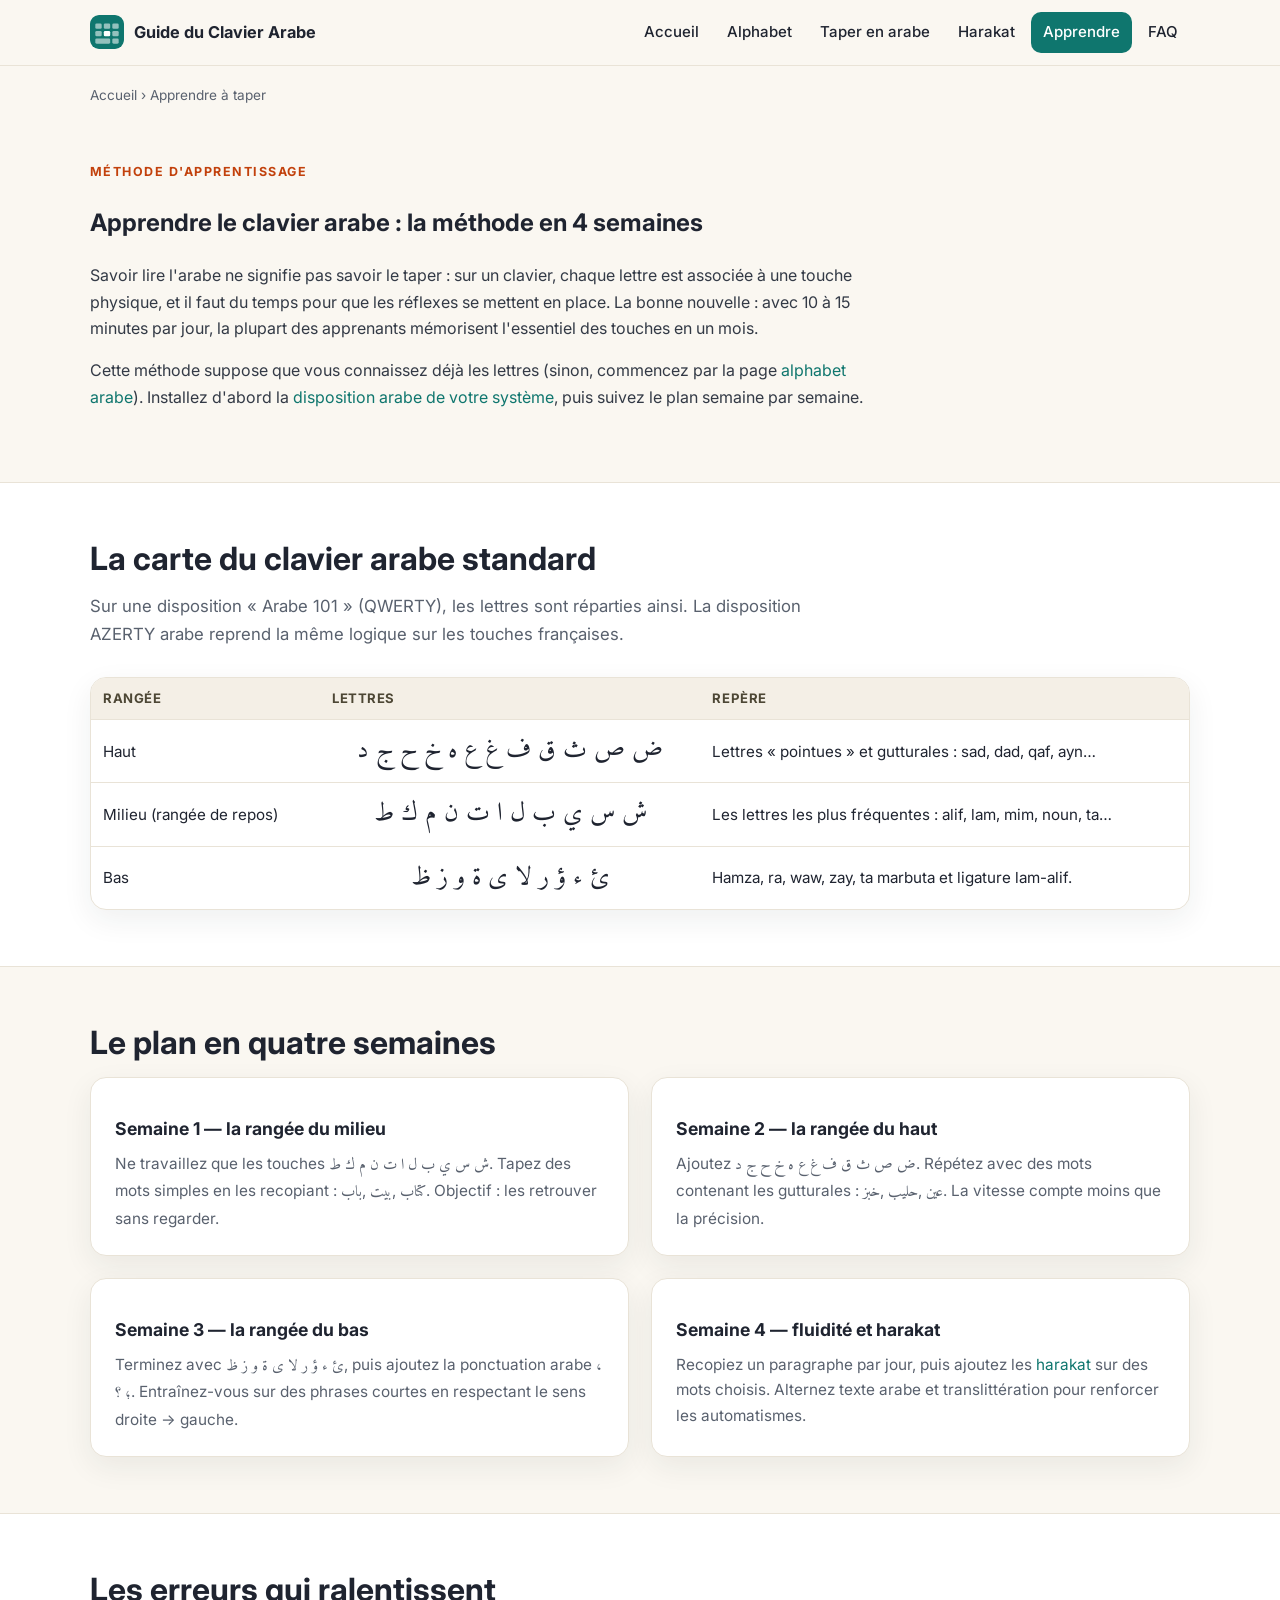
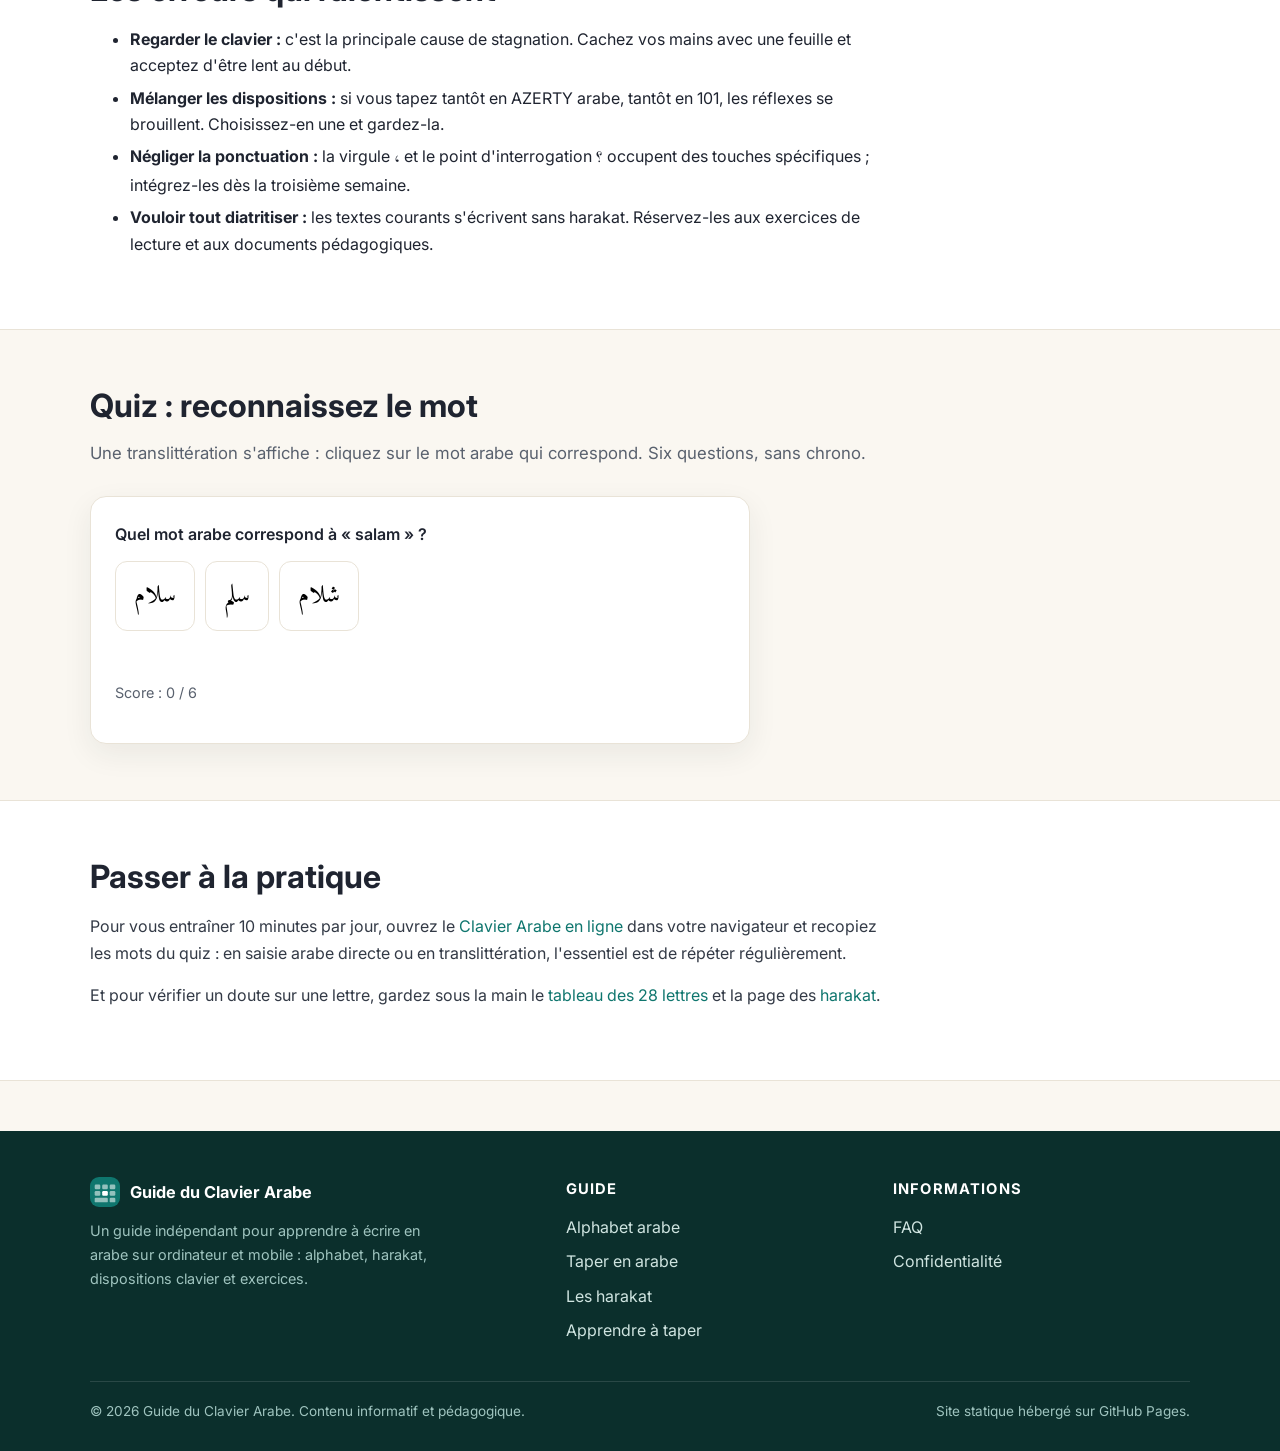
<file: apprendre-a-taper.html>
<!DOCTYPE html>
<html lang="fr">
<head>
    <meta charset="UTF-8">
    <meta name="viewport" content="width=device-width, initial-scale=1">
    <title>Apprendre le clavier arabe : méthode en 4 semaines</title>
    <meta name="description" content="Méthode d'apprentissage du clavier arabe en quatre semaines : rangées de touches, progression quotidienne, erreurs courantes et quiz de reconnaissance des mots.">
    <link rel="canonical" href="https://victoria337.github.io/guide-clavier-arabe/apprendre-a-taper.html">
    <meta property="og:type" content="article">
    <meta property="og:site_name" content="Guide du Clavier Arabe">
    <meta property="og:title" content="Apprendre le clavier arabe : méthode en 4 semaines">
    <meta property="og:description" content="Un plan d'apprentissage progressif, des exercices et un quiz pour mémoriser les touches arabes.">
    <meta property="og:url" content="https://victoria337.github.io/guide-clavier-arabe/apprendre-a-taper.html">
    <meta property="og:image" content="https://victoria337.github.io/guide-clavier-arabe/assets/og-image.jpg">
    <meta property="og:locale" content="fr_FR">
    <meta name="twitter:card" content="summary_large_image">
    <link rel="icon" href="favicon.svg" type="image/svg+xml">
    <link rel="preconnect" href="https://fonts.googleapis.com">
    <link rel="preconnect" href="https://fonts.gstatic.com" crossorigin>
    <link href="https://fonts.googleapis.com/css2?family=Inter:wght@400;500;600;700&family=Amiri:wght@400;700&display=swap" rel="stylesheet">
    <link rel="stylesheet" href="assets/style.css">
</head>
<body>
<a class="skip" href="#main">Aller au contenu</a>
<header class="site-header">
    <div class="container header-inner">
        <a class="brand" href="index.html">
            <img src="favicon.svg" alt="" width="34" height="34">
            Guide du Clavier Arabe
        </a>
        <button class="nav-toggle" type="button" aria-expanded="false" aria-controls="main-nav">Menu</button>
        <nav class="main-nav" id="main-nav" aria-label="Navigation principale">
            <ul>
                <li><a href="index.html">Accueil</a></li>
                <li><a href="alphabet-arabe.html">Alphabet</a></li>
                <li><a href="taper-en-arabe.html">Taper en arabe</a></li>
                <li><a href="harakat-diacritiques.html">Harakat</a></li>
                <li><a href="apprendre-a-taper.html" aria-current="page">Apprendre</a></li>
                <li><a href="faq.html">FAQ</a></li>
            </ul>
        </nav>
    </div>
</header>

<main id="main">
    <div class="container">
        <nav class="crumbs" aria-label="Fil d'Ariane">
            <a href="index.html">Accueil</a> › Apprendre à taper
        </nav>
    </div>

    <section class="section">
        <div class="container">
            <p class="eyebrow">Méthode d'apprentissage</p>
            <h1>Apprendre le clavier arabe&nbsp;: la méthode en 4 semaines</h1>
            <div class="prose">
                <p>Savoir lire l'arabe ne signifie pas savoir le taper&nbsp;: sur un clavier, chaque lettre est associée à une touche physique, et il faut du temps pour que les réflexes se mettent en place. La bonne nouvelle&nbsp;: avec 10 à 15 minutes par jour, la plupart des apprenants mémorisent l'essentiel des touches en un mois.</p>
                <p>Cette méthode suppose que vous connaissez déjà les lettres (sinon, commencez par la page <a href="alphabet-arabe.html">alphabet arabe</a>). Installez d'abord la <a href="taper-en-arabe.html">disposition arabe de votre système</a>, puis suivez le plan semaine par semaine.</p>
            </div>
        </div>
    </section>

    <section class="section alt">
        <div class="container">
            <h2>La carte du clavier arabe standard</h2>
            <p class="lead">Sur une disposition «&nbsp;Arabe 101&nbsp;» (QWERTY), les lettres sont réparties ainsi. La disposition AZERTY arabe reprend la même logique sur les touches françaises.</p>
            <div class="table-wrap">
                <table>
                    <thead>
                        <tr><th>Rangée</th><th>Lettres</th><th>Repère</th></tr>
                    </thead>
                    <tbody>
                        <tr>
                            <td>Haut</td>
                            <td class="center"><span class="ar" style="font-size:1.6rem">ض ص ث ق ف غ ع ه خ ح ج د</span></td>
                            <td>Lettres «&nbsp;pointues&nbsp;» et gutturales&nbsp;: sad, dad, qaf, ayn…</td>
                        </tr>
                        <tr>
                            <td>Milieu (rangée de repos)</td>
                            <td class="center"><span class="ar" style="font-size:1.6rem">ش س ي ب ل ا ت ن م ك ط</span></td>
                            <td>Les lettres les plus fréquentes&nbsp;: alif, lam, mim, noun, ta…</td>
                        </tr>
                        <tr>
                            <td>Bas</td>
                            <td class="center"><span class="ar" style="font-size:1.6rem">ئ ء ؤ ر لا ى ة و ز ظ</span></td>
                            <td>Hamza, ra, waw, zay, ta marbuta et ligature lam-alif.</td>
                        </tr>
                    </tbody>
                </table>
            </div>
        </div>
    </section>

    <section class="section">
        <div class="container">
            <h2>Le plan en quatre semaines</h2>
            <div class="grid-2">
                <article class="card">
                    <h3>Semaine 1 — la rangée du milieu</h3>
                    <p>Ne travaillez que les touches <span class="ar">ش س ي ب ل ا ت ن م ك ط</span>. Tapez des mots simples en les recopiant&nbsp;: <span class="ar">باب</span>, <span class="ar">بيت</span>, <span class="ar">كتاب</span>. Objectif&nbsp;: les retrouver sans regarder.</p>
                </article>
                <article class="card">
                    <h3>Semaine 2 — la rangée du haut</h3>
                    <p>Ajoutez <span class="ar">ض ص ث ق ف غ ع ه خ ح ج د</span>. Répétez avec des mots contenant les gutturales&nbsp;: <span class="ar">خبز</span>, <span class="ar">حليب</span>, <span class="ar">عين</span>. La vitesse compte moins que la précision.</p>
                </article>
                <article class="card">
                    <h3>Semaine 3 — la rangée du bas</h3>
                    <p>Terminez avec <span class="ar">ئ ء ؤ ر لا ى ة و ز ظ</span>, puis ajoutez la ponctuation arabe <span class="ar">، ؛ ؟</span>. Entraînez-vous sur des phrases courtes en respectant le sens droite → gauche.</p>
                </article>
                <article class="card">
                    <h3>Semaine 4 — fluidité et harakat</h3>
                    <p>Recopiez un paragraphe par jour, puis ajoutez les <a href="harakat-diacritiques.html">harakat</a> sur des mots choisis. Alternez texte arabe et translittération pour renforcer les automatismes.</p>
                </article>
            </div>
        </div>
    </section>

    <section class="section alt">
        <div class="container">
            <h2>Les erreurs qui ralentissent</h2>
            <div class="prose">
                <ul>
                    <li><strong>Regarder le clavier&nbsp;:</strong> c'est la principale cause de stagnation. Cachez vos mains avec une feuille et acceptez d'être lent au début.</li>
                    <li><strong>Mélanger les dispositions&nbsp;:</strong> si vous tapez tantôt en AZERTY arabe, tantôt en 101, les réflexes se brouillent. Choisissez-en une et gardez-la.</li>
                    <li><strong>Négliger la ponctuation&nbsp;:</strong> la virgule <span class="ar">،</span> et le point d'interrogation <span class="ar">؟</span> occupent des touches spécifiques&nbsp;; intégrez-les dès la troisième semaine.</li>
                    <li><strong>Vouloir tout diatritiser&nbsp;:</strong> les textes courants s'écrivent sans harakat. Réservez-les aux exercices de lecture et aux documents pédagogiques.</li>
                </ul>
            </div>
        </div>
    </section>

    <section class="section">
        <div class="container">
            <h2>Quiz&nbsp;: reconnaissez le mot</h2>
            <p class="lead">Une translittération s'affiche&nbsp;: cliquez sur le mot arabe qui correspond. Six questions, sans chrono.</p>
            <div class="quiz" id="quiz">
                <p class="q">Chargement…</p>
                <div class="quiz-options"></div>
                <p class="quiz-feedback" aria-live="polite"></p>
                <p class="quiz-score">Score : 0 / 6</p>
            </div>
        </div>
    </section>

    <section class="section alt">
        <div class="container">
            <h2>Passer à la pratique</h2>
            <div class="prose">
                <p>Pour vous entraîner 10 minutes par jour, ouvrez le <a href="https://www.clavier-arabe.org/" title="Clavier Arabe Intelligent en ligne">Clavier Arabe en ligne</a> dans votre navigateur et recopiez les mots du quiz&nbsp;: en saisie arabe directe ou en translittération, l'essentiel est de répéter régulièrement.</p>
                <p>Et pour vérifier un doute sur une lettre, gardez sous la main le <a href="alphabet-arabe.html">tableau des 28 lettres</a> et la page des <a href="harakat-diacritiques.html">harakat</a>.</p>
            </div>
        </div>
    </section>
</main>

<footer class="site-footer">
    <div class="container">
        <div class="footer-grid">
            <div>
                <a class="brand" href="index.html">
                    <img src="favicon.svg" alt="" width="30" height="30">
                    Guide du Clavier Arabe
                </a>
                <p>Un guide indépendant pour apprendre à écrire en arabe sur ordinateur et mobile&nbsp;: alphabet, harakat, dispositions clavier et exercices.</p>
            </div>
            <div>
                <h4>Guide</h4>
                <ul>
                    <li><a href="alphabet-arabe.html">Alphabet arabe</a></li>
                    <li><a href="taper-en-arabe.html">Taper en arabe</a></li>
                    <li><a href="harakat-diacritiques.html">Les harakat</a></li>
                    <li><a href="apprendre-a-taper.html">Apprendre à taper</a></li>
                </ul>
            </div>
            <div>
                <h4>Informations</h4>
                <ul>
                    <li><a href="faq.html">FAQ</a></li>
                    <li><a href="confidentialite.html">Confidentialité</a></li>
                </ul>
            </div>
        </div>
        <div class="footer-bottom">
            <span>© 2026 Guide du Clavier Arabe. Contenu informatif et pédagogique.</span>
            <span>Site statique hébergé sur GitHub Pages.</span>
        </div>
    </div>
</footer>
<script src="assets/app.js" defer></script>
</body>
</html>
</file>
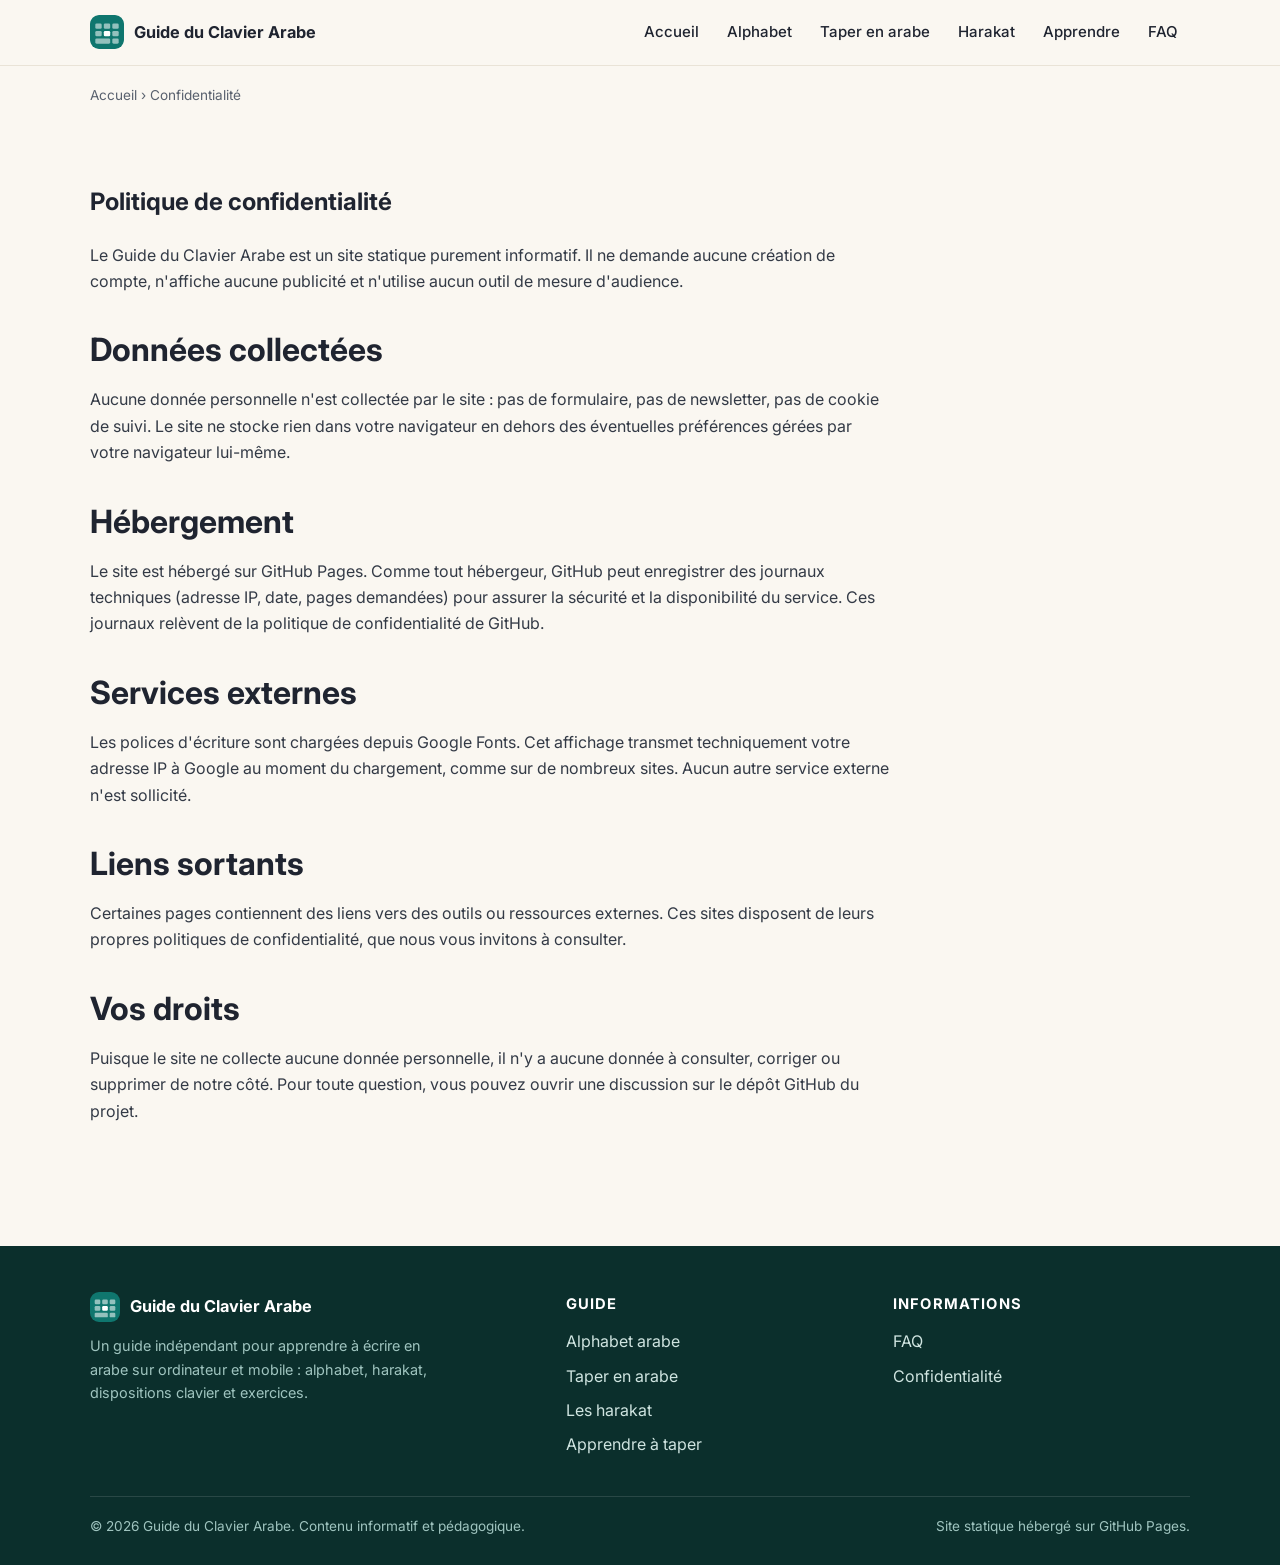
<file: confidentialite.html>
<!DOCTYPE html>
<html lang="fr">
<head>
    <meta charset="UTF-8">
    <meta name="viewport" content="width=device-width, initial-scale=1">
    <title>Politique de confidentialité — Guide du Clavier Arabe</title>
    <meta name="description" content="Politique de confidentialité du Guide du Clavier Arabe : site statique sans compte, sans cookie de suivi et sans collecte de données personnelles.">
    <link rel="canonical" href="https://victoria337.github.io/guide-clavier-arabe/confidentialite.html">
    <meta property="og:type" content="website">
    <meta property="og:site_name" content="Guide du Clavier Arabe">
    <meta property="og:title" content="Politique de confidentialité">
    <meta property="og:url" content="https://victoria337.github.io/guide-clavier-arabe/confidentialite.html">
    <meta property="og:image" content="https://victoria337.github.io/guide-clavier-arabe/assets/og-image.jpg">
    <meta property="og:locale" content="fr_FR">
    <meta name="twitter:card" content="summary_large_image">
    <link rel="icon" href="favicon.svg" type="image/svg+xml">
    <link rel="preconnect" href="https://fonts.googleapis.com">
    <link rel="preconnect" href="https://fonts.gstatic.com" crossorigin>
    <link href="https://fonts.googleapis.com/css2?family=Inter:wght@400;500;600;700&family=Amiri:wght@400;700&display=swap" rel="stylesheet">
    <link rel="stylesheet" href="assets/style.css">
</head>
<body>
<a class="skip" href="#main">Aller au contenu</a>
<header class="site-header">
    <div class="container header-inner">
        <a class="brand" href="index.html">
            <img src="favicon.svg" alt="" width="34" height="34">
            Guide du Clavier Arabe
        </a>
        <button class="nav-toggle" type="button" aria-expanded="false" aria-controls="main-nav">Menu</button>
        <nav class="main-nav" id="main-nav" aria-label="Navigation principale">
            <ul>
                <li><a href="index.html">Accueil</a></li>
                <li><a href="alphabet-arabe.html">Alphabet</a></li>
                <li><a href="taper-en-arabe.html">Taper en arabe</a></li>
                <li><a href="harakat-diacritiques.html">Harakat</a></li>
                <li><a href="apprendre-a-taper.html">Apprendre</a></li>
                <li><a href="faq.html">FAQ</a></li>
            </ul>
        </nav>
    </div>
</header>

<main id="main">
    <div class="container">
        <nav class="crumbs" aria-label="Fil d'Ariane">
            <a href="index.html">Accueil</a> › Confidentialité
        </nav>
    </div>

    <section class="section">
        <div class="container">
            <h1>Politique de confidentialité</h1>
            <div class="prose">
                <p>Le Guide du Clavier Arabe est un site statique purement informatif. Il ne demande aucune création de compte, n'affiche aucune publicité et n'utilise aucun outil de mesure d'audience.</p>

                <h2>Données collectées</h2>
                <p>Aucune donnée personnelle n'est collectée par le site&nbsp;: pas de formulaire, pas de newsletter, pas de cookie de suivi. Le site ne stocke rien dans votre navigateur en dehors des éventuelles préférences gérées par votre navigateur lui-même.</p>

                <h2>Hébergement</h2>
                <p>Le site est hébergé sur GitHub Pages. Comme tout hébergeur, GitHub peut enregistrer des journaux techniques (adresse IP, date, pages demandées) pour assurer la sécurité et la disponibilité du service. Ces journaux relèvent de la politique de confidentialité de GitHub.</p>

                <h2>Services externes</h2>
                <p>Les polices d'écriture sont chargées depuis Google Fonts. Cet affichage transmet techniquement votre adresse IP à Google au moment du chargement, comme sur de nombreux sites. Aucun autre service externe n'est sollicité.</p>

                <h2>Liens sortants</h2>
                <p>Certaines pages contiennent des liens vers des outils ou ressources externes. Ces sites disposent de leurs propres politiques de confidentialité, que nous vous invitons à consulter.</p>

                <h2>Vos droits</h2>
                <p>Puisque le site ne collecte aucune donnée personnelle, il n'y a aucune donnée à consulter, corriger ou supprimer de notre côté. Pour toute question, vous pouvez ouvrir une discussion sur le dépôt GitHub du projet.</p>
            </div>
        </div>
    </section>
</main>

<footer class="site-footer">
    <div class="container">
        <div class="footer-grid">
            <div>
                <a class="brand" href="index.html">
                    <img src="favicon.svg" alt="" width="30" height="30">
                    Guide du Clavier Arabe
                </a>
                <p>Un guide indépendant pour apprendre à écrire en arabe sur ordinateur et mobile&nbsp;: alphabet, harakat, dispositions clavier et exercices.</p>
            </div>
            <div>
                <h4>Guide</h4>
                <ul>
                    <li><a href="alphabet-arabe.html">Alphabet arabe</a></li>
                    <li><a href="taper-en-arabe.html">Taper en arabe</a></li>
                    <li><a href="harakat-diacritiques.html">Les harakat</a></li>
                    <li><a href="apprendre-a-taper.html">Apprendre à taper</a></li>
                </ul>
            </div>
            <div>
                <h4>Informations</h4>
                <ul>
                    <li><a href="faq.html">FAQ</a></li>
                    <li><a href="confidentialite.html">Confidentialité</a></li>
                </ul>
            </div>
        </div>
        <div class="footer-bottom">
            <span>© 2026 Guide du Clavier Arabe. Contenu informatif et pédagogique.</span>
            <span>Site statique hébergé sur GitHub Pages.</span>
        </div>
    </div>
</footer>
<script src="assets/app.js" defer></script>
</body>
</html>
</file>
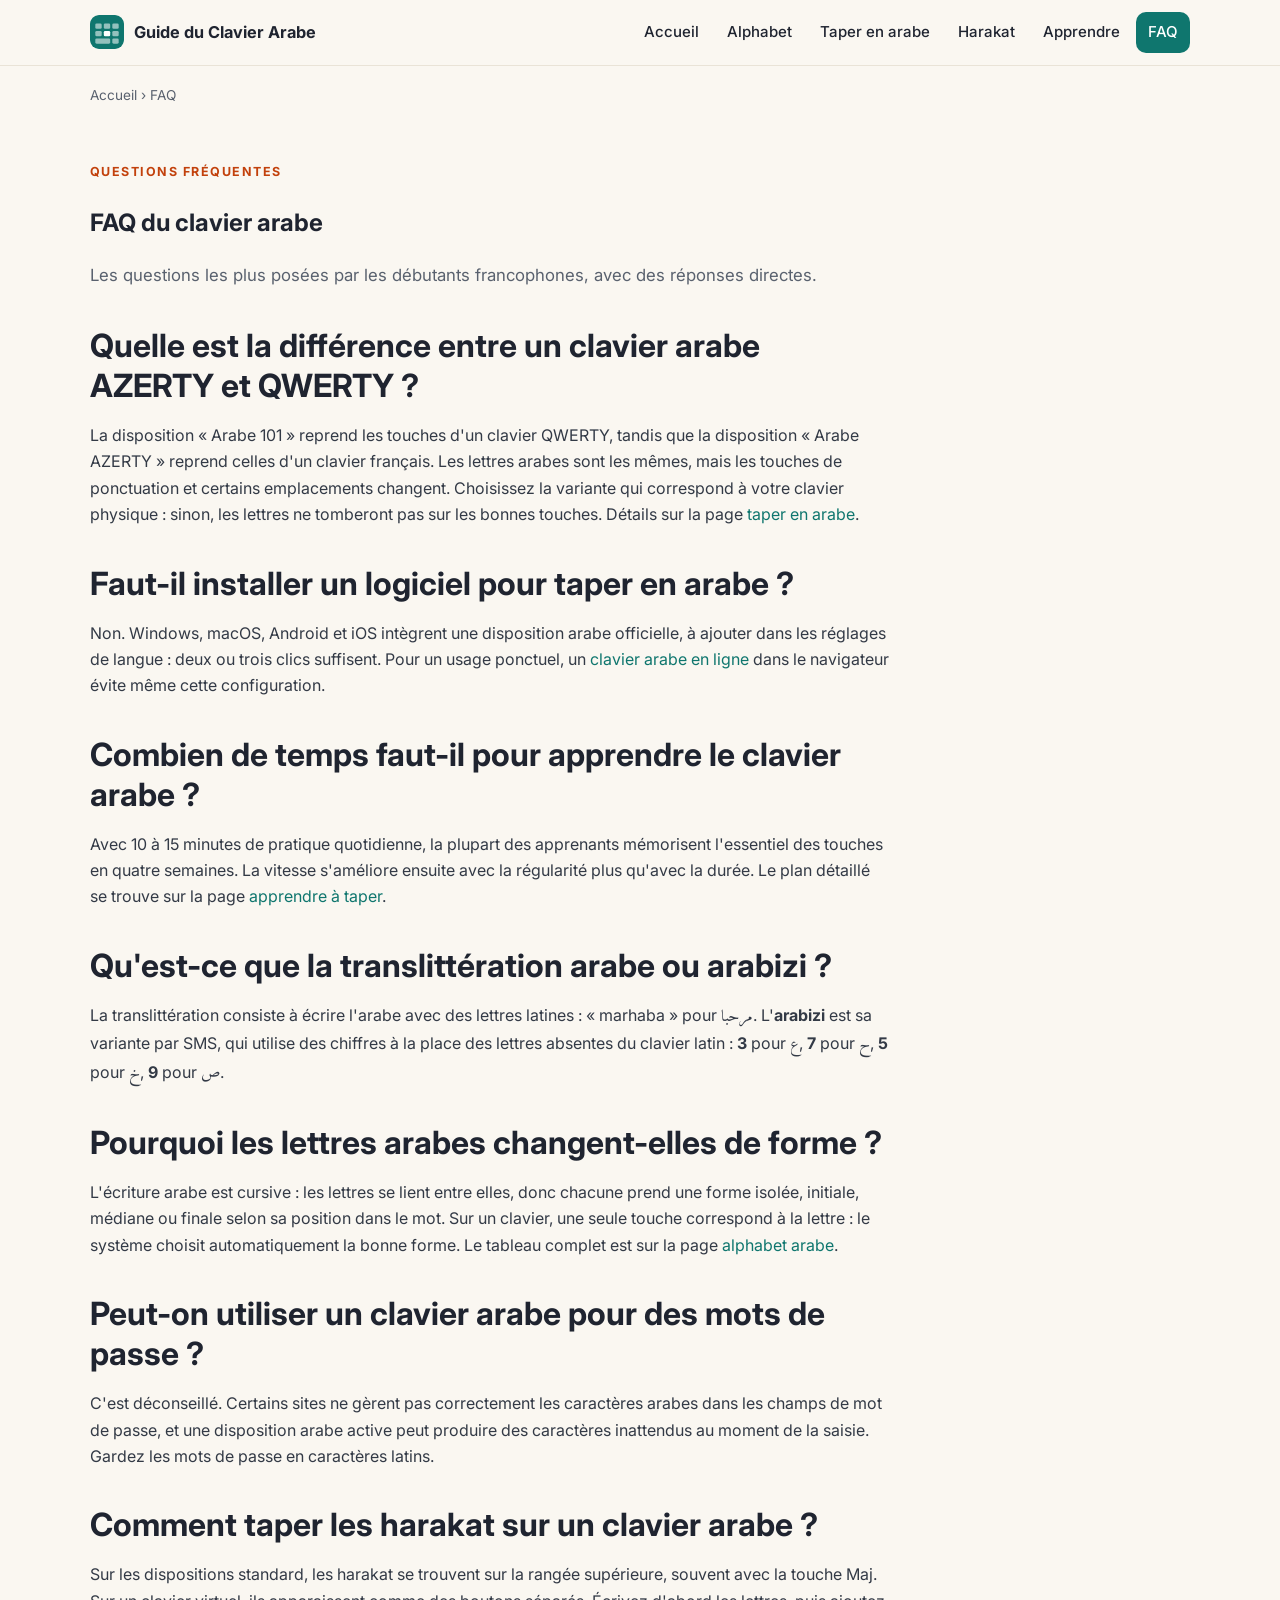
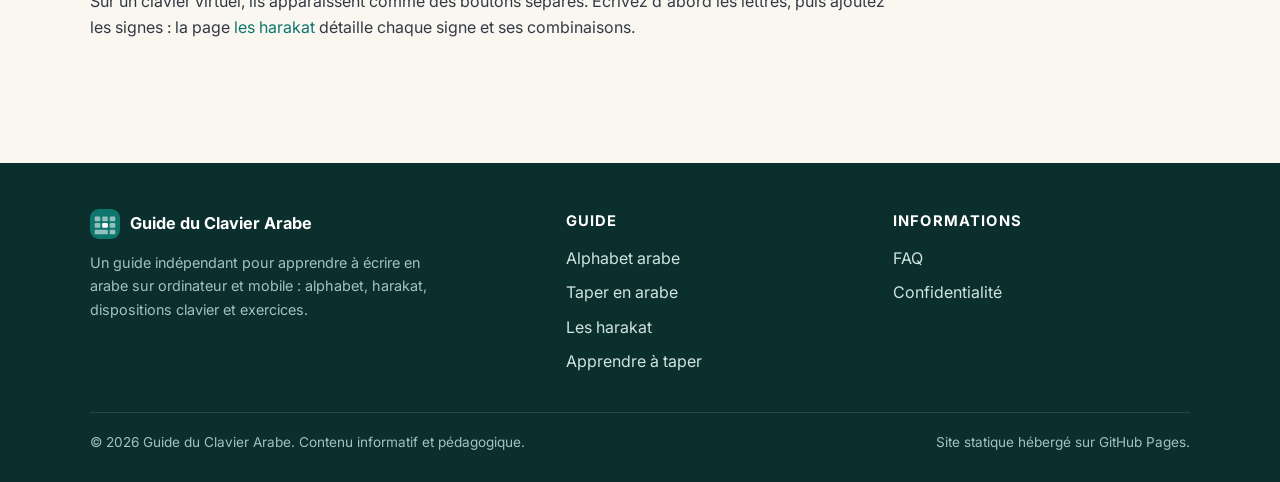
<file: faq.html>
<!DOCTYPE html>
<html lang="fr">
<head>
    <meta charset="UTF-8">
    <meta name="viewport" content="width=device-width, initial-scale=1">
    <title>FAQ du clavier arabe : questions fréquentes</title>
    <meta name="description" content="Réponses aux questions fréquentes sur le clavier arabe : AZERTY ou QWERTY, installation, temps d'apprentissage, translittération arabizi, formes des lettres et mots de passe.">
    <link rel="canonical" href="https://victoria337.github.io/guide-clavier-arabe/faq.html">
    <meta property="og:type" content="article">
    <meta property="og:site_name" content="Guide du Clavier Arabe">
    <meta property="og:title" content="FAQ du clavier arabe : questions fréquentes">
    <meta property="og:description" content="Les réponses aux questions les plus posées sur la frappe en arabe.">
    <meta property="og:url" content="https://victoria337.github.io/guide-clavier-arabe/faq.html">
    <meta property="og:image" content="https://victoria337.github.io/guide-clavier-arabe/assets/og-image.jpg">
    <meta property="og:locale" content="fr_FR">
    <meta name="twitter:card" content="summary_large_image">
    <link rel="icon" href="favicon.svg" type="image/svg+xml">
    <link rel="preconnect" href="https://fonts.googleapis.com">
    <link rel="preconnect" href="https://fonts.gstatic.com" crossorigin>
    <link href="https://fonts.googleapis.com/css2?family=Inter:wght@400;500;600;700&family=Amiri:wght@400;700&display=swap" rel="stylesheet">
    <link rel="stylesheet" href="assets/style.css">
    <script type="application/ld+json">
    {
      "@context": "https://schema.org",
      "@type": "FAQPage",
      "mainEntity": [
        {
          "@type": "Question",
          "name": "Quelle est la différence entre un clavier arabe AZERTY et QWERTY ?",
          "acceptedAnswer": {
            "@type": "Answer",
            "text": "La disposition arabe 101 reprend les touches d'un clavier QWERTY, tandis que la disposition arabe AZERTY reprend celles d'un clavier français. Les lettres arabes sont les mêmes, mais les touches de ponctuation et certains emplacements changent. Choisissez la variante qui correspond à votre clavier physique."
          }
        },
        {
          "@type": "Question",
          "name": "Faut-il installer un logiciel pour taper en arabe ?",
          "acceptedAnswer": {
            "@type": "Answer",
            "text": "Non. Windows, macOS, Android et iOS intègrent une disposition arabe officielle, à ajouter dans les réglages de langue. Aucun logiciel supplémentaire n'est nécessaire. Pour un usage ponctuel, un clavier arabe en ligne dans le navigateur suffit."
          }
        },
        {
          "@type": "Question",
          "name": "Combien de temps faut-il pour apprendre le clavier arabe ?",
          "acceptedAnswer": {
            "@type": "Answer",
            "text": "Avec 10 à 15 minutes de pratique quotidienne, la plupart des apprenants mémorisent l'essentiel des touches en quatre semaines. La vitesse de frappe s'améliore ensuite progressivement avec la pratique régulière."
          }
        },
        {
          "@type": "Question",
          "name": "Qu'est-ce que la translittération arabe ou arabizi ?",
          "acceptedAnswer": {
            "@type": "Answer",
            "text": "La translittération consiste à écrire l'arabe avec des lettres latines : par exemple « marhaba » pour مرحبا. L'arabizi est sa variante par SMS, qui utilise des chiffres à la place des lettres absentes du clavier latin : 3 pour ع, 7 pour ح, 5 pour خ, 9 pour ص."
          }
        },
        {
          "@type": "Question",
          "name": "Pourquoi les lettres arabes changent-elles de forme ?",
          "acceptedAnswer": {
            "@type": "Answer",
            "text": "L'écriture arabe est cursive : les lettres se lient entre elles, donc chacune prend une forme isolée, initiale, médiane ou finale selon sa position dans le mot. Sur un clavier, une seule touche correspond à la lettre : le système choisit automatiquement la bonne forme."
          }
        },
        {
          "@type": "Question",
          "name": "Peut-on utiliser un clavier arabe pour des mots de passe ?",
          "acceptedAnswer": {
            "@type": "Answer",
            "text": "C'est déconseillé pour deux raisons : certains sites ne gèrent pas correctement les caractères arabes dans les champs de mot de passe, et une disposition arabe active peut produire des caractères inattendus. Gardez les mots de passe en caractères latins et basculez de clavier en cas de besoin."
          }
        },
        {
          "@type": "Question",
          "name": "Comment taper les harakat (voyelles) sur un clavier arabe ?",
          "acceptedAnswer": {
            "@type": "Answer",
            "text": "Sur les dispositions arabes standard, les harakat se trouvent sur la rangée supérieure, souvent avec la touche Maj. Sur un clavier virtuel, ils apparaissent comme des boutons séparés que l'on clique après la lettre. Écrivez d'abord les lettres, puis ajoutez les signes."
          }
        }
      ]
    }
    </script>
</head>
<body>
<a class="skip" href="#main">Aller au contenu</a>
<header class="site-header">
    <div class="container header-inner">
        <a class="brand" href="index.html">
            <img src="favicon.svg" alt="" width="34" height="34">
            Guide du Clavier Arabe
        </a>
        <button class="nav-toggle" type="button" aria-expanded="false" aria-controls="main-nav">Menu</button>
        <nav class="main-nav" id="main-nav" aria-label="Navigation principale">
            <ul>
                <li><a href="index.html">Accueil</a></li>
                <li><a href="alphabet-arabe.html">Alphabet</a></li>
                <li><a href="taper-en-arabe.html">Taper en arabe</a></li>
                <li><a href="harakat-diacritiques.html">Harakat</a></li>
                <li><a href="apprendre-a-taper.html">Apprendre</a></li>
                <li><a href="faq.html" aria-current="page">FAQ</a></li>
            </ul>
        </nav>
    </div>
</header>

<main id="main">
    <div class="container">
        <nav class="crumbs" aria-label="Fil d'Ariane">
            <a href="index.html">Accueil</a> › FAQ
        </nav>
    </div>

    <section class="section">
        <div class="container">
            <p class="eyebrow">Questions fréquentes</p>
            <h1>FAQ du clavier arabe</h1>
            <p class="lead">Les questions les plus posées par les débutants francophones, avec des réponses directes.</p>

            <div class="prose">
                <h2>Quelle est la différence entre un clavier arabe AZERTY et QWERTY&nbsp;?</h2>
                <p>La disposition «&nbsp;Arabe 101&nbsp;» reprend les touches d'un clavier QWERTY, tandis que la disposition «&nbsp;Arabe AZERTY&nbsp;» reprend celles d'un clavier français. Les lettres arabes sont les mêmes, mais les touches de ponctuation et certains emplacements changent. Choisissez la variante qui correspond à votre clavier physique&nbsp;: sinon, les lettres ne tomberont pas sur les bonnes touches. Détails sur la page <a href="taper-en-arabe.html">taper en arabe</a>.</p>

                <h2>Faut-il installer un logiciel pour taper en arabe&nbsp;?</h2>
                <p>Non. Windows, macOS, Android et iOS intègrent une disposition arabe officielle, à ajouter dans les réglages de langue&nbsp;: deux ou trois clics suffisent. Pour un usage ponctuel, un <a href="taper-en-arabe.html#virtuel">clavier arabe en ligne</a> dans le navigateur évite même cette configuration.</p>

                <h2>Combien de temps faut-il pour apprendre le clavier arabe&nbsp;?</h2>
                <p>Avec 10 à 15 minutes de pratique quotidienne, la plupart des apprenants mémorisent l'essentiel des touches en quatre semaines. La vitesse s'améliore ensuite avec la régularité plus qu'avec la durée. Le plan détaillé se trouve sur la page <a href="apprendre-a-taper.html">apprendre à taper</a>.</p>

                <h2>Qu'est-ce que la translittération arabe ou arabizi&nbsp;?</h2>
                <p>La translittération consiste à écrire l'arabe avec des lettres latines&nbsp;: «&nbsp;marhaba&nbsp;» pour <span class="ar">مرحبا</span>. L'<strong>arabizi</strong> est sa variante par SMS, qui utilise des chiffres à la place des lettres absentes du clavier latin&nbsp;: <strong>3</strong> pour <span class="ar">ع</span>, <strong>7</strong> pour <span class="ar">ح</span>, <strong>5</strong> pour <span class="ar">خ</span>, <strong>9</strong> pour <span class="ar">ص</span>.</p>

                <h2>Pourquoi les lettres arabes changent-elles de forme&nbsp;?</h2>
                <p>L'écriture arabe est cursive&nbsp;: les lettres se lient entre elles, donc chacune prend une forme isolée, initiale, médiane ou finale selon sa position dans le mot. Sur un clavier, une seule touche correspond à la lettre&nbsp;: le système choisit automatiquement la bonne forme. Le tableau complet est sur la page <a href="alphabet-arabe.html">alphabet arabe</a>.</p>

                <h2>Peut-on utiliser un clavier arabe pour des mots de passe&nbsp;?</h2>
                <p>C'est déconseillé. Certains sites ne gèrent pas correctement les caractères arabes dans les champs de mot de passe, et une disposition arabe active peut produire des caractères inattendus au moment de la saisie. Gardez les mots de passe en caractères latins.</p>

                <h2>Comment taper les harakat sur un clavier arabe&nbsp;?</h2>
                <p>Sur les dispositions standard, les harakat se trouvent sur la rangée supérieure, souvent avec la touche Maj. Sur un clavier virtuel, ils apparaissent comme des boutons séparés. Écrivez d'abord les lettres, puis ajoutez les signes&nbsp;: la page <a href="harakat-diacritiques.html">les harakat</a> détaille chaque signe et ses combinaisons.</p>
            </div>
        </div>
    </section>
</main>

<footer class="site-footer">
    <div class="container">
        <div class="footer-grid">
            <div>
                <a class="brand" href="index.html">
                    <img src="favicon.svg" alt="" width="30" height="30">
                    Guide du Clavier Arabe
                </a>
                <p>Un guide indépendant pour apprendre à écrire en arabe sur ordinateur et mobile&nbsp;: alphabet, harakat, dispositions clavier et exercices.</p>
            </div>
            <div>
                <h4>Guide</h4>
                <ul>
                    <li><a href="alphabet-arabe.html">Alphabet arabe</a></li>
                    <li><a href="taper-en-arabe.html">Taper en arabe</a></li>
                    <li><a href="harakat-diacritiques.html">Les harakat</a></li>
                    <li><a href="apprendre-a-taper.html">Apprendre à taper</a></li>
                </ul>
            </div>
            <div>
                <h4>Informations</h4>
                <ul>
                    <li><a href="faq.html">FAQ</a></li>
                    <li><a href="confidentialite.html">Confidentialité</a></li>
                </ul>
            </div>
        </div>
        <div class="footer-bottom">
            <span>© 2026 Guide du Clavier Arabe. Contenu informatif et pédagogique.</span>
            <span>Site statique hébergé sur GitHub Pages.</span>
        </div>
    </div>
</footer>
<script src="assets/app.js" defer></script>
</body>
</html>
</file>
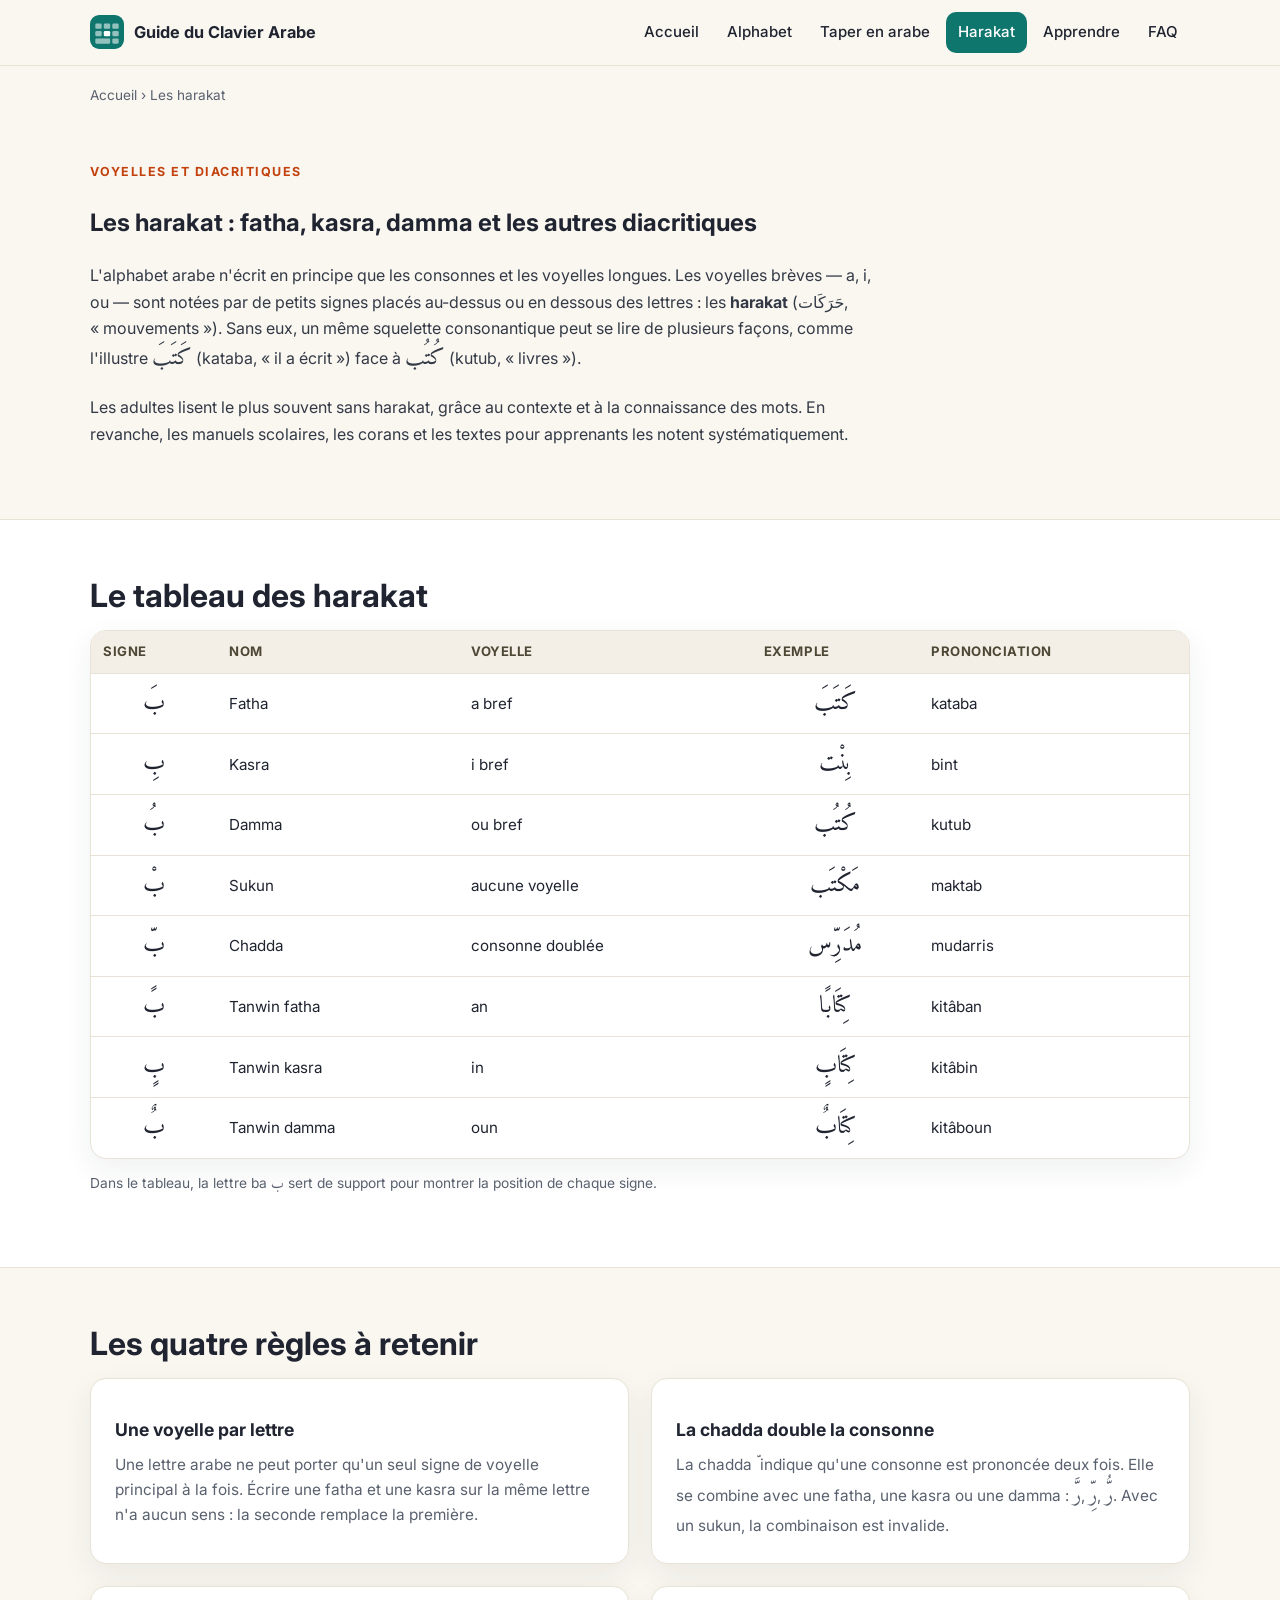
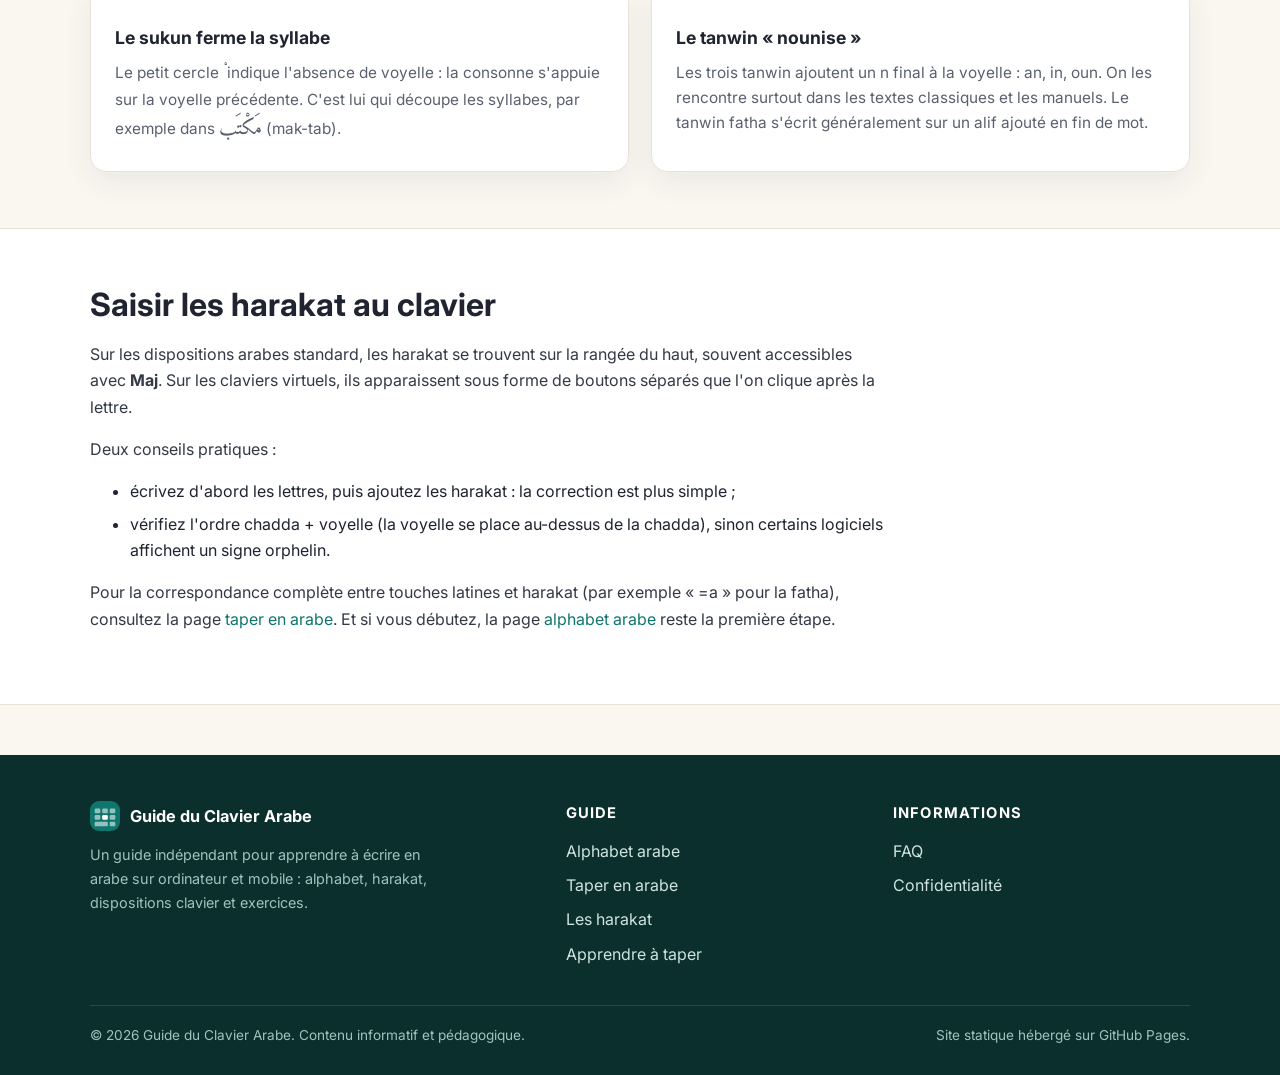
<file: harakat-diacritiques.html>
<!DOCTYPE html>
<html lang="fr">
<head>
    <meta charset="UTF-8">
    <meta name="viewport" content="width=device-width, initial-scale=1">
    <title>Les harakat : fatha, kasra, damma, sukun et chadda</title>
    <meta name="description" content="Guide des harakat arabes : fatha, kasra, damma, sukun, chadda et tanwin. Rôle de chaque diacritique, règles de combinaison et exemples de mots.">
    <link rel="canonical" href="https://victoria337.github.io/guide-clavier-arabe/harakat-diacritiques.html">
    <meta property="og:type" content="article">
    <meta property="og:site_name" content="Guide du Clavier Arabe">
    <meta property="og:title" content="Les harakat : guide des diacritiques arabes">
    <meta property="og:description" content="Comprendre fatha, kasra, damma, sukun, chadda et tanwin, et savoir quand ils s'écrivent.">
    <meta property="og:url" content="https://victoria337.github.io/guide-clavier-arabe/harakat-diacritiques.html">
    <meta property="og:image" content="https://victoria337.github.io/guide-clavier-arabe/assets/og-image.jpg">
    <meta property="og:locale" content="fr_FR">
    <meta name="twitter:card" content="summary_large_image">
    <link rel="icon" href="favicon.svg" type="image/svg+xml">
    <link rel="preconnect" href="https://fonts.googleapis.com">
    <link rel="preconnect" href="https://fonts.gstatic.com" crossorigin>
    <link href="https://fonts.googleapis.com/css2?family=Inter:wght@400;500;600;700&family=Amiri:wght@400;700&display=swap" rel="stylesheet">
    <link rel="stylesheet" href="assets/style.css">
</head>
<body>
<a class="skip" href="#main">Aller au contenu</a>
<header class="site-header">
    <div class="container header-inner">
        <a class="brand" href="index.html">
            <img src="favicon.svg" alt="" width="34" height="34">
            Guide du Clavier Arabe
        </a>
        <button class="nav-toggle" type="button" aria-expanded="false" aria-controls="main-nav">Menu</button>
        <nav class="main-nav" id="main-nav" aria-label="Navigation principale">
            <ul>
                <li><a href="index.html">Accueil</a></li>
                <li><a href="alphabet-arabe.html">Alphabet</a></li>
                <li><a href="taper-en-arabe.html">Taper en arabe</a></li>
                <li><a href="harakat-diacritiques.html" aria-current="page">Harakat</a></li>
                <li><a href="apprendre-a-taper.html">Apprendre</a></li>
                <li><a href="faq.html">FAQ</a></li>
            </ul>
        </nav>
    </div>
</header>

<main id="main">
    <div class="container">
        <nav class="crumbs" aria-label="Fil d'Ariane">
            <a href="index.html">Accueil</a> › Les harakat
        </nav>
    </div>

    <section class="section">
        <div class="container">
            <p class="eyebrow">Voyelles et diacritiques</p>
            <h1>Les harakat&nbsp;: fatha, kasra, damma et les autres diacritiques</h1>
            <div class="prose">
                <p>L'alphabet arabe n'écrit en principe que les consonnes et les voyelles longues. Les voyelles brèves — a, i, ou — sont notées par de petits signes placés au-dessus ou en dessous des lettres&nbsp;: les <strong>harakat</strong> (حَرَكَات, «&nbsp;mouvements&nbsp;»). Sans eux, un même squelette consonantique peut se lire de plusieurs façons, comme l'illustre <span class="ar" style="font-size:1.4rem">كَتَبَ</span> (kataba, «&nbsp;il a écrit&nbsp;») face à <span class="ar" style="font-size:1.4rem">كُتُب</span> (kutub, «&nbsp;livres&nbsp;»).</p>
                <p>Les adultes lisent le plus souvent sans harakat, grâce au contexte et à la connaissance des mots. En revanche, les manuels scolaires, les corans et les textes pour apprenants les notent systématiquement.</p>
            </div>
        </div>
    </section>

    <section class="section alt">
        <div class="container">
            <h2>Le tableau des harakat</h2>
            <div class="table-wrap">
                <table>
                    <thead>
                        <tr><th>Signe</th><th>Nom</th><th>Voyelle</th><th>Exemple</th><th>Prononciation</th></tr>
                    </thead>
                    <tbody>
                        <tr><td class="center"><span class="ar">بَ</span></td><td>Fatha</td><td>a bref</td><td class="center"><span class="ar">كَتَبَ</span></td><td>kataba</td></tr>
                        <tr><td class="center"><span class="ar">بِ</span></td><td>Kasra</td><td>i bref</td><td class="center"><span class="ar">بِنْت</span></td><td>bint</td></tr>
                        <tr><td class="center"><span class="ar">بُ</span></td><td>Damma</td><td>ou bref</td><td class="center"><span class="ar">كُتُب</span></td><td>kutub</td></tr>
                        <tr><td class="center"><span class="ar">بْ</span></td><td>Sukun</td><td>aucune voyelle</td><td class="center"><span class="ar">مَكْتَب</span></td><td>maktab</td></tr>
                        <tr><td class="center"><span class="ar">بّ</span></td><td>Chadda</td><td>consonne doublée</td><td class="center"><span class="ar">مُدَرِّس</span></td><td>mudarris</td></tr>
                        <tr><td class="center"><span class="ar">بً</span></td><td>Tanwin fatha</td><td>an</td><td class="center"><span class="ar">كِتَابًا</span></td><td>kitâban</td></tr>
                        <tr><td class="center"><span class="ar">بٍ</span></td><td>Tanwin kasra</td><td>in</td><td class="center"><span class="ar">كِتَابٍ</span></td><td>kitâbin</td></tr>
                        <tr><td class="center"><span class="ar">بٌ</span></td><td>Tanwin damma</td><td>oun</td><td class="center"><span class="ar">كِتَابٌ</span></td><td>kitâboun</td></tr>
                    </tbody>
                </table>
            </div>
            <p class="small">Dans le tableau, la lettre ba <span class="ar">ب</span> sert de support pour montrer la position de chaque signe.</p>
        </div>
    </section>

    <section class="section">
        <div class="container">
            <h2>Les quatre règles à retenir</h2>
            <div class="grid-2">
                <article class="card">
                    <h3>Une voyelle par lettre</h3>
                    <p>Une lettre arabe ne peut porter qu'un seul signe de voyelle principal à la fois. Écrire une fatha et une kasra sur la même lettre n'a aucun sens&nbsp;: la seconde remplace la première.</p>
                </article>
                <article class="card">
                    <h3>La chadda double la consonne</h3>
                    <p>La chadda <span class="ar">ّ</span> indique qu'une consonne est prononcée deux fois. Elle se combine avec une fatha, une kasra ou une damma&nbsp;: <span class="ar" style="font-size:1.3rem">رَّ</span>, <span class="ar" style="font-size:1.3rem">رِّ</span>, <span class="ar" style="font-size:1.3rem">رُّ</span>. Avec un sukun, la combinaison est invalide.</p>
                </article>
                <article class="card">
                    <h3>Le sukun ferme la syllabe</h3>
                    <p>Le petit cercle <span class="ar">ْ</span> indique l'absence de voyelle&nbsp;: la consonne s'appuie sur la voyelle précédente. C'est lui qui découpe les syllabes, par exemple dans <span class="ar" style="font-size:1.3rem">مَكْتَب</span> (mak-tab).</p>
                </article>
                <article class="card">
                    <h3>Le tanwin «&nbsp;nounise&nbsp;»</h3>
                    <p>Les trois tanwin ajoutent un n final à la voyelle&nbsp;: an, in, oun. On les rencontre surtout dans les textes classiques et les manuels. Le tanwin fatha s'écrit généralement sur un alif ajouté en fin de mot.</p>
                </article>
            </div>
        </div>
    </section>

    <section class="section alt">
        <div class="container">
            <h2>Saisir les harakat au clavier</h2>
            <div class="prose">
                <p>Sur les dispositions arabes standard, les harakat se trouvent sur la rangée du haut, souvent accessibles avec <strong>Maj</strong>. Sur les claviers virtuels, ils apparaissent sous forme de boutons séparés que l'on clique après la lettre.</p>
                <p>Deux conseils pratiques&nbsp;:</p>
                <ul>
                    <li>écrivez d'abord les lettres, puis ajoutez les harakat&nbsp;: la correction est plus simple&nbsp;;</li>
                    <li>vérifiez l'ordre chadda + voyelle (la voyelle se place au-dessus de la chadda), sinon certains logiciels affichent un signe orphelin.</li>
                </ul>
                <p>Pour la correspondance complète entre touches latines et harakat (par exemple «&nbsp;=a&nbsp;» pour la fatha), consultez la page <a href="taper-en-arabe.html">taper en arabe</a>. Et si vous débutez, la page <a href="alphabet-arabe.html">alphabet arabe</a> reste la première étape.</p>
            </div>
        </div>
    </section>
</main>

<footer class="site-footer">
    <div class="container">
        <div class="footer-grid">
            <div>
                <a class="brand" href="index.html">
                    <img src="favicon.svg" alt="" width="30" height="30">
                    Guide du Clavier Arabe
                </a>
                <p>Un guide indépendant pour apprendre à écrire en arabe sur ordinateur et mobile&nbsp;: alphabet, harakat, dispositions clavier et exercices.</p>
            </div>
            <div>
                <h4>Guide</h4>
                <ul>
                    <li><a href="alphabet-arabe.html">Alphabet arabe</a></li>
                    <li><a href="taper-en-arabe.html">Taper en arabe</a></li>
                    <li><a href="harakat-diacritiques.html">Les harakat</a></li>
                    <li><a href="apprendre-a-taper.html">Apprendre à taper</a></li>
                </ul>
            </div>
            <div>
                <h4>Informations</h4>
                <ul>
                    <li><a href="faq.html">FAQ</a></li>
                    <li><a href="confidentialite.html">Confidentialité</a></li>
                </ul>
            </div>
        </div>
        <div class="footer-bottom">
            <span>© 2026 Guide du Clavier Arabe. Contenu informatif et pédagogique.</span>
            <span>Site statique hébergé sur GitHub Pages.</span>
        </div>
    </div>
</footer>
<script src="assets/app.js" defer></script>
</body>
</html>
</file>
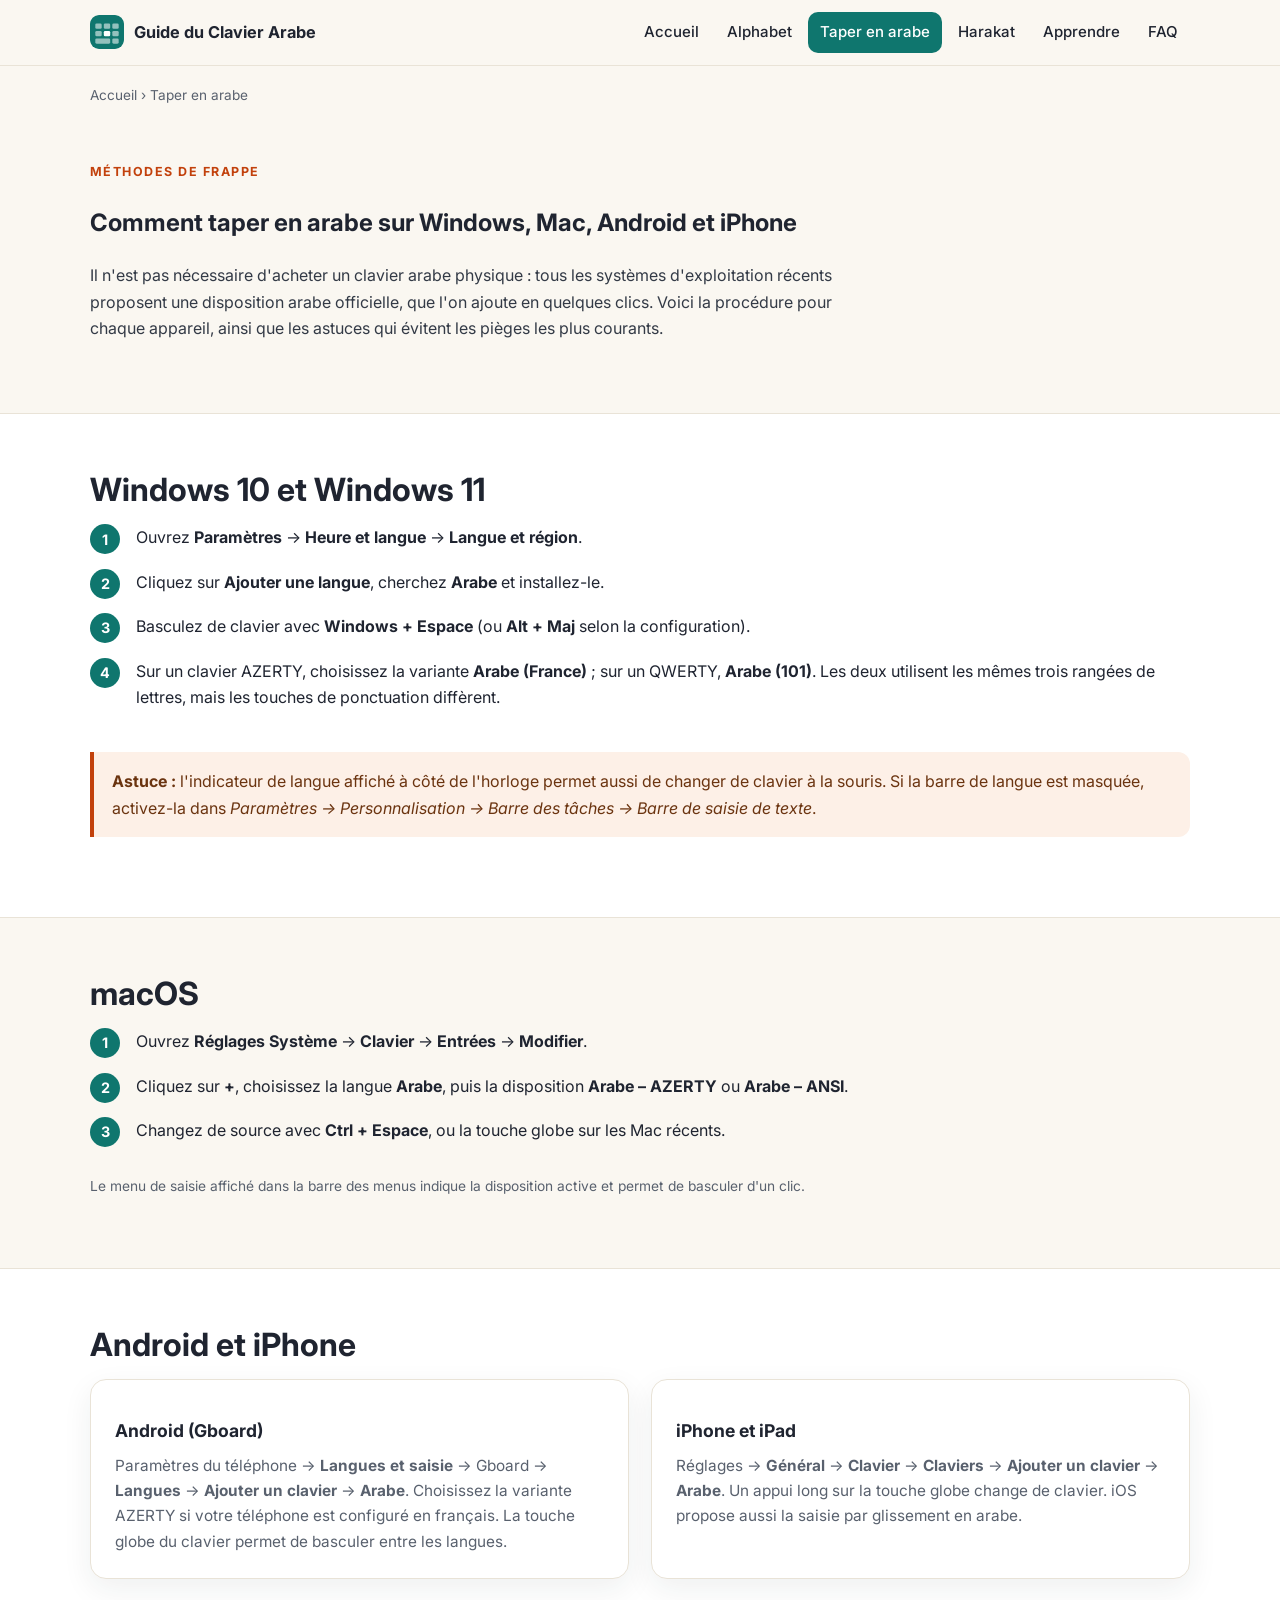
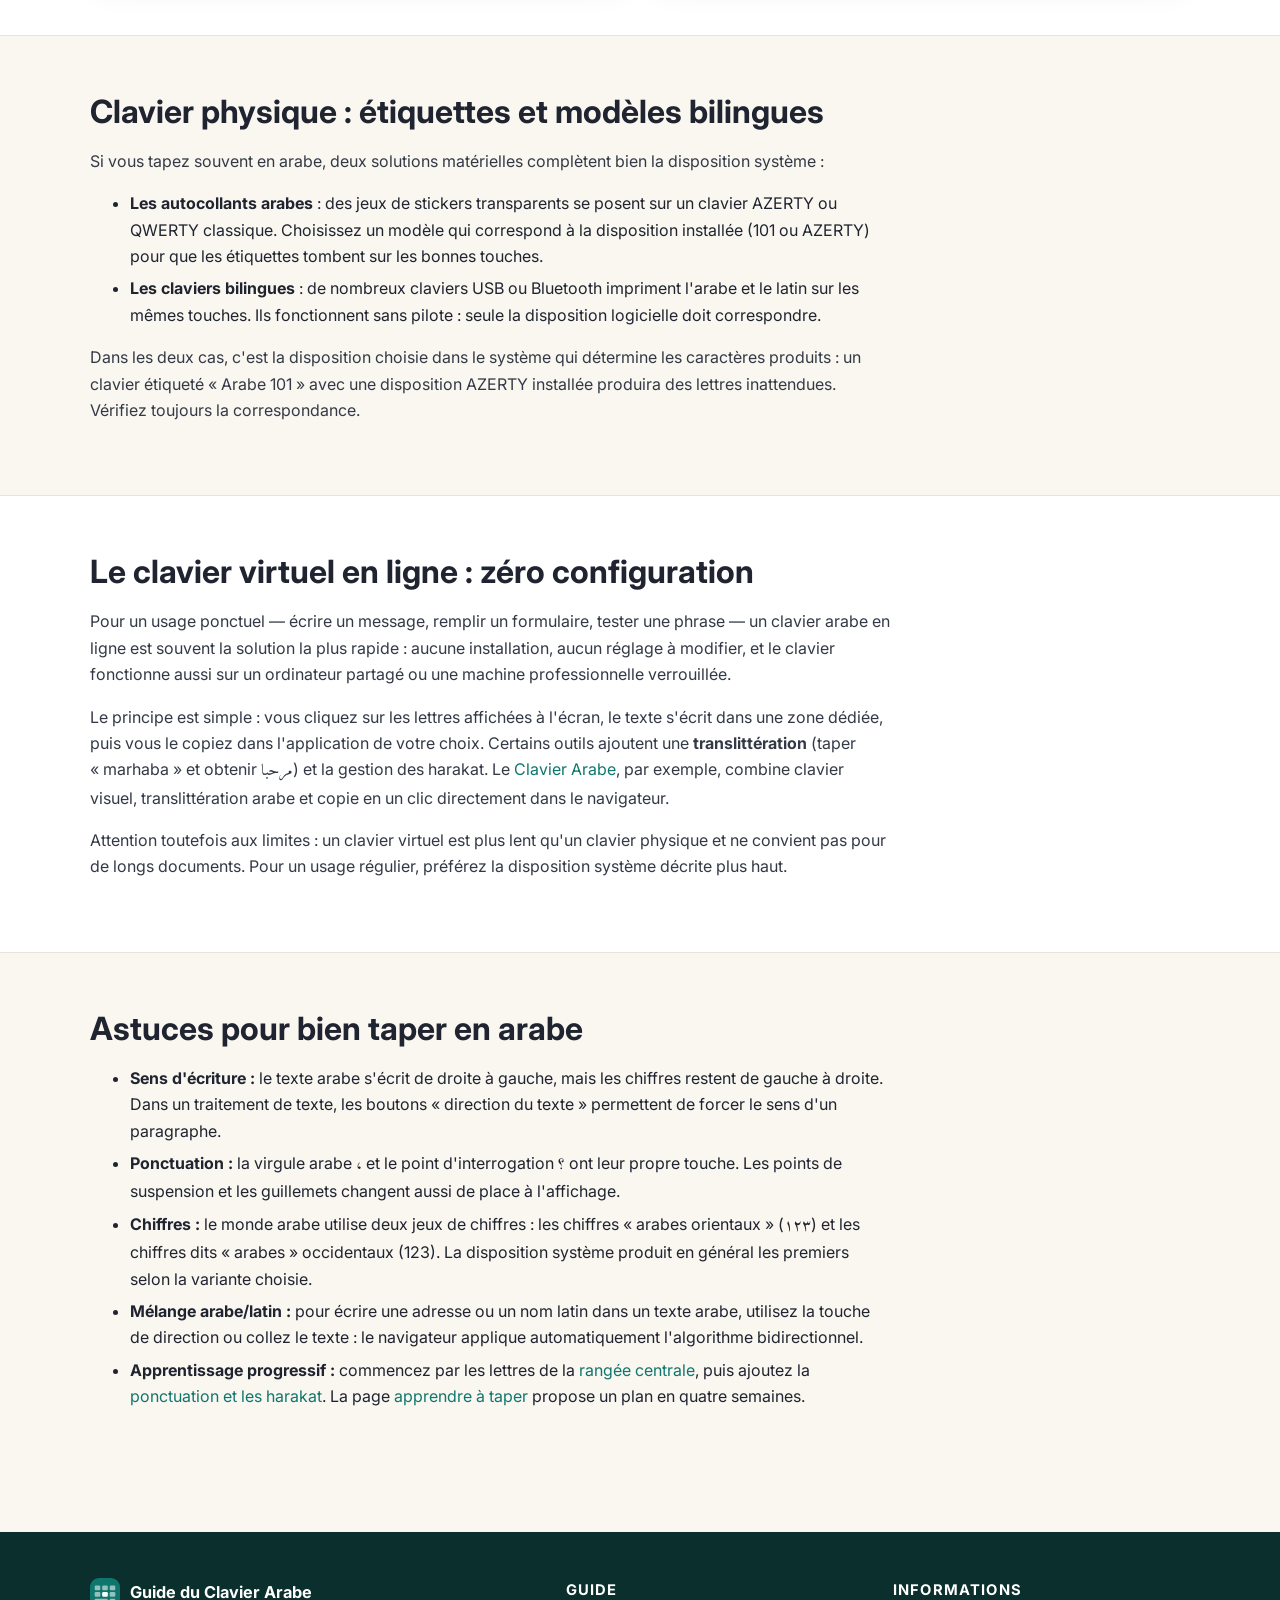
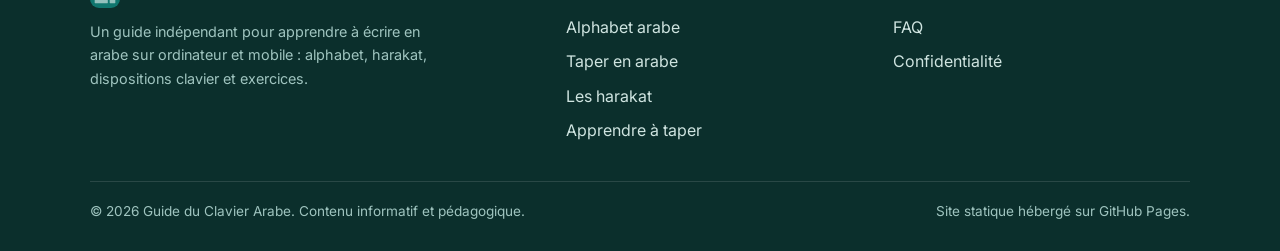
<file: taper-en-arabe.html>
<!DOCTYPE html>
<html lang="fr">
<head>
    <meta charset="UTF-8">
    <meta name="viewport" content="width=device-width, initial-scale=1">
    <title>Taper en arabe : Windows, Mac, Android et iPhone</title>
    <meta name="description" content="Comment taper en arabe sur Windows, Mac, Android et iPhone : ajouter la disposition arabe pas à pas, raccourcis, clavier physique, clavier virtuel et astuces RTL.">
    <link rel="canonical" href="https://victoria337.github.io/guide-clavier-arabe/taper-en-arabe.html">
    <meta property="og:type" content="article">
    <meta property="og:site_name" content="Guide du Clavier Arabe">
    <meta property="og:title" content="Taper en arabe : Windows, Mac, Android et iPhone">
    <meta property="og:description" content="Ajouter un clavier arabe et écrire en arabe sur tous vos appareils, pas à pas.">
    <meta property="og:url" content="https://victoria337.github.io/guide-clavier-arabe/taper-en-arabe.html">
    <meta property="og:image" content="https://victoria337.github.io/guide-clavier-arabe/assets/og-image.jpg">
    <meta property="og:locale" content="fr_FR">
    <meta name="twitter:card" content="summary_large_image">
    <link rel="icon" href="favicon.svg" type="image/svg+xml">
    <link rel="preconnect" href="https://fonts.googleapis.com">
    <link rel="preconnect" href="https://fonts.gstatic.com" crossorigin>
    <link href="https://fonts.googleapis.com/css2?family=Inter:wght@400;500;600;700&family=Amiri:wght@400;700&display=swap" rel="stylesheet">
    <link rel="stylesheet" href="assets/style.css">
</head>
<body>
<a class="skip" href="#main">Aller au contenu</a>
<header class="site-header">
    <div class="container header-inner">
        <a class="brand" href="index.html">
            <img src="favicon.svg" alt="" width="34" height="34">
            Guide du Clavier Arabe
        </a>
        <button class="nav-toggle" type="button" aria-expanded="false" aria-controls="main-nav">Menu</button>
        <nav class="main-nav" id="main-nav" aria-label="Navigation principale">
            <ul>
                <li><a href="index.html">Accueil</a></li>
                <li><a href="alphabet-arabe.html">Alphabet</a></li>
                <li><a href="taper-en-arabe.html" aria-current="page">Taper en arabe</a></li>
                <li><a href="harakat-diacritiques.html">Harakat</a></li>
                <li><a href="apprendre-a-taper.html">Apprendre</a></li>
                <li><a href="faq.html">FAQ</a></li>
            </ul>
        </nav>
    </div>
</header>

<main id="main">
    <div class="container">
        <nav class="crumbs" aria-label="Fil d'Ariane">
            <a href="index.html">Accueil</a> › Taper en arabe
        </nav>
    </div>

    <section class="section">
        <div class="container">
            <p class="eyebrow">Méthodes de frappe</p>
            <h1>Comment taper en arabe sur Windows, Mac, Android et iPhone</h1>
            <div class="prose">
                <p>Il n'est pas nécessaire d'acheter un clavier arabe physique&nbsp;: tous les systèmes d'exploitation récents proposent une disposition arabe officielle, que l'on ajoute en quelques clics. Voici la procédure pour chaque appareil, ainsi que les astuces qui évitent les pièges les plus courants.</p>
            </div>
        </div>
    </section>

    <section class="section alt" id="windows">
        <div class="container">
            <h2>Windows 10 et Windows 11</h2>
            <ol class="steps">
                <li>Ouvrez <strong>Paramètres</strong> → <strong>Heure et langue</strong> → <strong>Langue et région</strong>.</li>
                <li>Cliquez sur <strong>Ajouter une langue</strong>, cherchez <strong>Arabe</strong> et installez-le.</li>
                <li>Basculez de clavier avec <strong>Windows&nbsp;+&nbsp;Espace</strong> (ou <strong>Alt&nbsp;+&nbsp;Maj</strong> selon la configuration).</li>
                <li>Sur un clavier AZERTY, choisissez la variante <strong>Arabe (France)</strong>&nbsp;; sur un QWERTY, <strong>Arabe (101)</strong>. Les deux utilisent les mêmes trois rangées de lettres, mais les touches de ponctuation diffèrent.</li>
            </ol>
            <div class="tip">
                <p><strong>Astuce&nbsp;:</strong> l'indicateur de langue affiché à côté de l'horloge permet aussi de changer de clavier à la souris. Si la barre de langue est masquée, activez-la dans <em>Paramètres → Personnalisation → Barre des tâches → Barre de saisie de texte</em>.</p>
            </div>
        </div>
    </section>

    <section class="section">
        <div class="container">
            <h2>macOS</h2>
            <ol class="steps">
                <li>Ouvrez <strong>Réglages Système</strong> → <strong>Clavier</strong> → <strong>Entrées</strong> → <strong>Modifier</strong>.</li>
                <li>Cliquez sur <strong>+</strong>, choisissez la langue <strong>Arabe</strong>, puis la disposition <strong>Arabe&nbsp;–&nbsp;AZERTY</strong> ou <strong>Arabe&nbsp;–&nbsp;ANSI</strong>.</li>
                <li>Changez de source avec <strong>Ctrl&nbsp;+&nbsp;Espace</strong>, ou la touche globe sur les Mac récents.</li>
            </ol>
            <p class="small">Le menu de saisie affiché dans la barre des menus indique la disposition active et permet de basculer d'un clic.</p>
        </div>
    </section>

    <section class="section alt">
        <div class="container">
            <h2>Android et iPhone</h2>
            <div class="grid-2">
                <article class="card">
                    <h3>Android (Gboard)</h3>
                    <p>Paramètres du téléphone → <strong>Langues et saisie</strong> → Gboard → <strong>Langues</strong> → <strong>Ajouter un clavier</strong> → <strong>Arabe</strong>. Choisissez la variante AZERTY si votre téléphone est configuré en français. La touche globe du clavier permet de basculer entre les langues.</p>
                </article>
                <article class="card">
                    <h3>iPhone et iPad</h3>
                    <p>Réglages → <strong>Général</strong> → <strong>Clavier</strong> → <strong>Claviers</strong> → <strong>Ajouter un clavier</strong> → <strong>Arabe</strong>. Un appui long sur la touche globe change de clavier. iOS propose aussi la saisie par glissement en arabe.</p>
                </article>
            </div>
        </div>
    </section>

    <section class="section" id="materiel">
        <div class="container">
            <h2>Clavier physique&nbsp;: étiquettes et modèles bilingues</h2>
            <div class="prose">
                <p>Si vous tapez souvent en arabe, deux solutions matérielles complètent bien la disposition système&nbsp;:</p>
                <ul>
                    <li><strong>Les autocollants arabes</strong>&nbsp;: des jeux de stickers transparents se posent sur un clavier AZERTY ou QWERTY classique. Choisissez un modèle qui correspond à la disposition installée (101 ou AZERTY) pour que les étiquettes tombent sur les bonnes touches.</li>
                    <li><strong>Les claviers bilingues</strong>&nbsp;: de nombreux claviers USB ou Bluetooth impriment l'arabe et le latin sur les mêmes touches. Ils fonctionnent sans pilote&nbsp;: seule la disposition logicielle doit correspondre.</li>
                </ul>
                <p>Dans les deux cas, c'est la disposition choisie dans le système qui détermine les caractères produits&nbsp;: un clavier étiqueté «&nbsp;Arabe 101&nbsp;» avec une disposition AZERTY installée produira des lettres inattendues. Vérifiez toujours la correspondance.</p>
            </div>
        </div>
    </section>

    <section class="section alt" id="virtuel">
        <div class="container">
            <h2>Le clavier virtuel en ligne&nbsp;: zéro configuration</h2>
            <div class="prose">
                <p>Pour un usage ponctuel — écrire un message, remplir un formulaire, tester une phrase — un clavier arabe en ligne est souvent la solution la plus rapide&nbsp;: aucune installation, aucun réglage à modifier, et le clavier fonctionne aussi sur un ordinateur partagé ou une machine professionnelle verrouillée.</p>
                <p>Le principe est simple&nbsp;: vous cliquez sur les lettres affichées à l'écran, le texte s'écrit dans une zone dédiée, puis vous le copiez dans l'application de votre choix. Certains outils ajoutent une <strong>translittération</strong> (taper «&nbsp;marhaba&nbsp;» et obtenir <span class="ar">مرحبا</span>) et la gestion des harakat. Le <a href="https://www.clavier-arabe.org/" title="Clavier Arabe Intelligent en ligne">Clavier Arabe</a>, par exemple, combine clavier visuel, translittération arabe et copie en un clic directement dans le navigateur.</p>
                <p>Attention toutefois aux limites&nbsp;: un clavier virtuel est plus lent qu'un clavier physique et ne convient pas pour de longs documents. Pour un usage régulier, préférez la disposition système décrite plus haut.</p>
            </div>
        </div>
    </section>

    <section class="section">
        <div class="container">
            <h2>Astuces pour bien taper en arabe</h2>
            <div class="prose">
                <ul>
                    <li><strong>Sens d'écriture&nbsp;:</strong> le texte arabe s'écrit de droite à gauche, mais les chiffres restent de gauche à droite. Dans un traitement de texte, les boutons «&nbsp;direction du texte&nbsp;» permettent de forcer le sens d'un paragraphe.</li>
                    <li><strong>Ponctuation&nbsp;:</strong> la virgule arabe <span class="ar">،</span> et le point d'interrogation <span class="ar">؟</span> ont leur propre touche. Les points de suspension et les guillemets changent aussi de place à l'affichage.</li>
                    <li><strong>Chiffres&nbsp;:</strong> le monde arabe utilise deux jeux de chiffres&nbsp;: les chiffres «&nbsp;arabes orientaux&nbsp;» (<span class="ar">١٢٣</span>) et les chiffres dits «&nbsp;arabes&nbsp;» occidentaux (123). La disposition système produit en général les premiers selon la variante choisie.</li>
                    <li><strong>Mélange arabe/latin&nbsp;:</strong> pour écrire une adresse ou un nom latin dans un texte arabe, utilisez la touche de direction ou collez le texte&nbsp;: le navigateur applique automatiquement l'algorithme bidirectionnel.</li>
                    <li><strong>Apprentissage progressif&nbsp;:</strong> commencez par les lettres de la <a href="alphabet-arabe.html">rangée centrale</a>, puis ajoutez la <a href="harakat-diacritiques.html">ponctuation et les harakat</a>. La page <a href="apprendre-a-taper.html">apprendre à taper</a> propose un plan en quatre semaines.</li>
                </ul>
            </div>
        </div>
    </section>
</main>

<footer class="site-footer">
    <div class="container">
        <div class="footer-grid">
            <div>
                <a class="brand" href="index.html">
                    <img src="favicon.svg" alt="" width="30" height="30">
                    Guide du Clavier Arabe
                </a>
                <p>Un guide indépendant pour apprendre à écrire en arabe sur ordinateur et mobile&nbsp;: alphabet, harakat, dispositions clavier et exercices.</p>
            </div>
            <div>
                <h4>Guide</h4>
                <ul>
                    <li><a href="alphabet-arabe.html">Alphabet arabe</a></li>
                    <li><a href="taper-en-arabe.html">Taper en arabe</a></li>
                    <li><a href="harakat-diacritiques.html">Les harakat</a></li>
                    <li><a href="apprendre-a-taper.html">Apprendre à taper</a></li>
                </ul>
            </div>
            <div>
                <h4>Informations</h4>
                <ul>
                    <li><a href="faq.html">FAQ</a></li>
                    <li><a href="confidentialite.html">Confidentialité</a></li>
                </ul>
            </div>
        </div>
        <div class="footer-bottom">
            <span>© 2026 Guide du Clavier Arabe. Contenu informatif et pédagogique.</span>
            <span>Site statique hébergé sur GitHub Pages.</span>
        </div>
    </div>
</footer>
<script src="assets/app.js" defer></script>
</body>
</html>
</file>
<file: assets/style.css>
/* Guide du Clavier Arabe */
:root{
  --bg:#faf7f1;
  --surface:#ffffff;
  --ink:#1f2430;
  --muted:#59616e;
  --primary:#0f766e;
  --primary-dark:#0b5b55;
  --primary-soft:#e6f4f1;
  --accent:#c2410c;
  --accent-soft:#fdf0e7;
  --border:#e9e3d7;
  --radius:16px;
  --shadow:0 10px 30px rgba(31,36,48,.07);
  --font:"Inter",system-ui,-apple-system,"Segoe UI",sans-serif;
  --font-ar:"Amiri","Noto Naskh Arabic",serif;
}
*{box-sizing:border-box}
html{scroll-behavior:smooth}
body{margin:0;font-family:var(--font);background:var(--bg);color:var(--ink);line-height:1.65;font-size:16px}
img{max-width:100%}
a{color:var(--primary);text-decoration:none}
a:hover{text-decoration:underline}
.ar{font-family:var(--font-ar);direction:rtl;unicode-bidi:isolate}
.container{width:min(1100px,92%);margin:0 auto}
.skip{position:absolute;left:-999px}
.skip:focus{left:8px;top:8px;background:#fff;padding:8px 12px;border-radius:8px;z-index:100}

/* Header */
.site-header{position:sticky;top:0;z-index:50;background:rgba(250,247,241,.94);backdrop-filter:blur(8px);border-bottom:1px solid var(--border)}
.header-inner{display:flex;align-items:center;justify-content:space-between;padding:12px 0;position:relative}
.brand{display:flex;align-items:center;gap:10px;font-weight:700;font-size:1.02rem;color:var(--ink)}
.brand:hover{text-decoration:none}
.brand img{width:34px;height:34px;border-radius:9px}
.main-nav ul{display:flex;gap:4px;list-style:none;margin:0;padding:0}
.main-nav a{padding:8px 12px;border-radius:10px;color:var(--ink);font-weight:500;font-size:.94rem;display:inline-block}
.main-nav a:hover{background:var(--primary-soft);text-decoration:none}
.main-nav a[aria-current="page"]{background:var(--primary);color:#fff}
.nav-toggle{display:none;align-items:center;gap:8px;background:#fff;border:1px solid var(--border);border-radius:10px;padding:9px 14px;font:inherit;font-weight:600;cursor:pointer}

/* Hero */
.hero{background:linear-gradient(135deg,#0b5b55 0%,#0f766e 55%,#137a6f 100%);color:#fff;padding:64px 0 72px;position:relative;overflow:hidden}
.hero .container{position:relative;z-index:2;max-width:840px}
.hero-badge{display:inline-block;background:rgba(255,255,255,.14);border:1px solid rgba(255,255,255,.25);padding:6px 14px;border-radius:999px;font-size:.85rem;margin-bottom:20px;letter-spacing:.04em}
.hero h1{font-size:clamp(1.9rem,4.3vw,3rem);line-height:1.18;margin:0 0 16px}
.hero p{font-size:1.08rem;color:#d9ece8;max-width:660px;margin:0 0 28px}
.hero .ar-bg{position:absolute;right:-20px;bottom:-80px;font-family:var(--font-ar);font-size:24rem;line-height:1;color:rgba(255,255,255,.06);z-index:1;user-select:none;pointer-events:none}
.btn{display:inline-block;padding:12px 22px;border-radius:12px;font-weight:600;font-size:.98rem;transition:transform .15s,background .15s}
.btn:hover{text-decoration:none;transform:translateY(-1px)}
.btn-primary{background:#fff;color:var(--primary-dark)}
.btn-ghost{border:1px solid rgba(255,255,255,.45);color:#fff;margin-left:10px}
.btn-ghost:hover{background:rgba(255,255,255,.1)}

/* Sections */
main{padding-bottom:30px}
.section{padding:56px 0}
.section.alt{background:var(--surface);border-top:1px solid var(--border);border-bottom:1px solid var(--border)}
.section h2{font-size:clamp(1.45rem,2.6vw,2rem);margin:0 0 14px;line-height:1.25}
.section .lead{color:var(--muted);font-size:1.05rem;max-width:780px;margin:0 0 28px}
.eyebrow{text-transform:uppercase;letter-spacing:.12em;font-size:.78rem;font-weight:700;color:var(--accent);margin:0 0 10px}

/* Cards */
.grid-3{display:grid;grid-template-columns:repeat(3,1fr);gap:22px}
.grid-2{display:grid;grid-template-columns:repeat(2,1fr);gap:22px}
.card{background:var(--surface);border:1px solid var(--border);border-radius:var(--radius);padding:24px;box-shadow:var(--shadow)}
.card h3{margin:12px 0 8px;font-size:1.1rem}
.card p{color:var(--muted);margin:0;font-size:.96rem}
.card a.card-link{display:inline-block;margin-top:12px;font-weight:600;font-size:.92rem}
.num{display:inline-flex;width:34px;height:34px;align-items:center;justify-content:center;border-radius:10px;background:var(--primary-soft);color:var(--primary-dark);font-weight:700}

/* Prose */
.prose{max-width:800px}
.prose h2{margin-top:36px}
.prose h3{margin-top:26px}
.prose p{color:#333a46}
.prose li{margin-bottom:6px}
.tip{background:var(--accent-soft);border-left:4px solid var(--accent);padding:16px 18px;border-radius:0 12px 12px 0;margin:24px 0;color:#6b3410}
.tip p{margin:0}
.crumbs{font-size:.85rem;color:var(--muted);padding:18px 0 0}
.crumbs a{color:var(--muted)}
.crumbs a:hover{color:var(--primary)}

/* Tables */
.table-wrap{overflow-x:auto;border:1px solid var(--border);border-radius:var(--radius);background:#fff;box-shadow:var(--shadow)}
table{border-collapse:collapse;width:100%;font-size:.95rem}
th,td{padding:10px 12px;text-align:left;border-bottom:1px solid var(--border);vertical-align:middle}
th{background:#f4efe6;font-size:.82rem;text-transform:uppercase;letter-spacing:.04em;color:#4d4735;white-space:nowrap}
tr:last-child td{border-bottom:none}
tbody tr:hover{background:#faf8f3}
.center{text-align:center}
td .ar{font-size:1.5rem}
.small{font-size:.86rem;color:var(--muted)}

/* Alphabet */
.letter-search{display:flex;gap:12px;align-items:center;margin:0 0 18px;flex-wrap:wrap}
.letter-search label{font-weight:600;font-size:.92rem}
.letter-search input{padding:10px 14px;border:1px solid var(--border);border-radius:10px;font:inherit;font-size:.95rem;min-width:260px;background:#fff}
.letter-search input:focus{outline:2px solid var(--primary-soft);border-color:var(--primary)}

/* Quiz */
.quiz{background:var(--surface);border:1px solid var(--border);border-radius:var(--radius);padding:24px;max-width:660px;box-shadow:var(--shadow)}
.quiz .q{font-weight:600;margin:0 0 14px}
.quiz .q .ar{font-size:1.6rem}
.quiz-options{display:flex;gap:10px;flex-wrap:wrap;margin-bottom:12px}
.quiz-options button{padding:12px 18px;border-radius:12px;border:1px solid var(--border);background:#fff;font-family:var(--font-ar);font-size:1.55rem;cursor:pointer;transition:.15s}
.quiz-options button:hover{border-color:var(--primary)}
.quiz-options button.correct{background:#dcfce7;border-color:#16a34a}
.quiz-options button.wrong{background:#fee2e2;border-color:#dc2626}
.quiz-options button:disabled{cursor:default;opacity:.85}
.quiz-feedback{min-height:26px;font-weight:600;color:var(--primary-dark);margin:0}
.quiz-score{margin-top:12px;font-size:.9rem;color:var(--muted)}

/* Steps */
.steps{counter-reset:step;list-style:none;padding:0;margin:0}
.steps li{position:relative;padding:0 0 18px 46px;counter-increment:step}
.steps li::before{content:counter(step);position:absolute;left:0;top:0;width:30px;height:30px;border-radius:50%;background:var(--primary);color:#fff;font-weight:700;font-size:.9rem;display:flex;align-items:center;justify-content:center}

/* Footer */
.site-footer{background:#0b2f2c;color:#cfe4e0;padding:46px 0 28px;margin-top:20px}
.footer-grid{display:grid;grid-template-columns:1.5fr 1fr 1fr;gap:30px}
.site-footer h4{color:#fff;margin:0 0 12px;font-size:.92rem;text-transform:uppercase;letter-spacing:.08em}
.site-footer ul{list-style:none;margin:0;padding:0}
.site-footer li{margin-bottom:8px}
.site-footer a{color:#cfe4e0}
.site-footer a:hover{color:#fff}
.site-footer .brand{color:#fff}
.site-footer .brand img{width:30px;height:30px}
.site-footer p{font-size:.9rem;color:#9fc4bf;margin:12px 0 0;max-width:340px}
.footer-bottom{border-top:1px solid rgba(255,255,255,.12);margin-top:30px;padding-top:18px;font-size:.85rem;color:#9fc4bf;display:flex;justify-content:space-between;gap:12px;flex-wrap:wrap}

/* Misc pages */
.center-page{text-align:center;padding:90px 0}
.center-page .big{font-size:3.4rem;margin:0;font-weight:700;color:var(--primary)}
.cta-band{background:var(--primary);color:#fff;border-radius:var(--radius);padding:38px 34px;margin:10px 0 0}
.cta-band h2{color:#fff;margin:0 0 10px}
.cta-band p{color:#d9ece8;margin:0 0 22px;max-width:700px}
.cta-band .btn-primary{background:#fff;color:var(--primary-dark)}

/* Responsive */
@media (max-width:860px){
  .grid-3,.grid-2{grid-template-columns:1fr}
  .footer-grid{grid-template-columns:1fr;gap:22px}
  .nav-toggle{display:inline-flex}
  .main-nav{position:absolute;top:100%;left:0;right:0;background:var(--bg);border-bottom:1px solid var(--border);display:none;padding:10px 4%}
  .main-nav.open{display:block}
  .main-nav ul{flex-direction:column;gap:2px}
  .main-nav a{display:block}
  .hero{padding:46px 0 52px}
  .hero .ar-bg{font-size:14rem;bottom:-40px}
  .btn-ghost{margin-left:0;margin-top:10px}
  .section{padding:42px 0}
}
</file>
